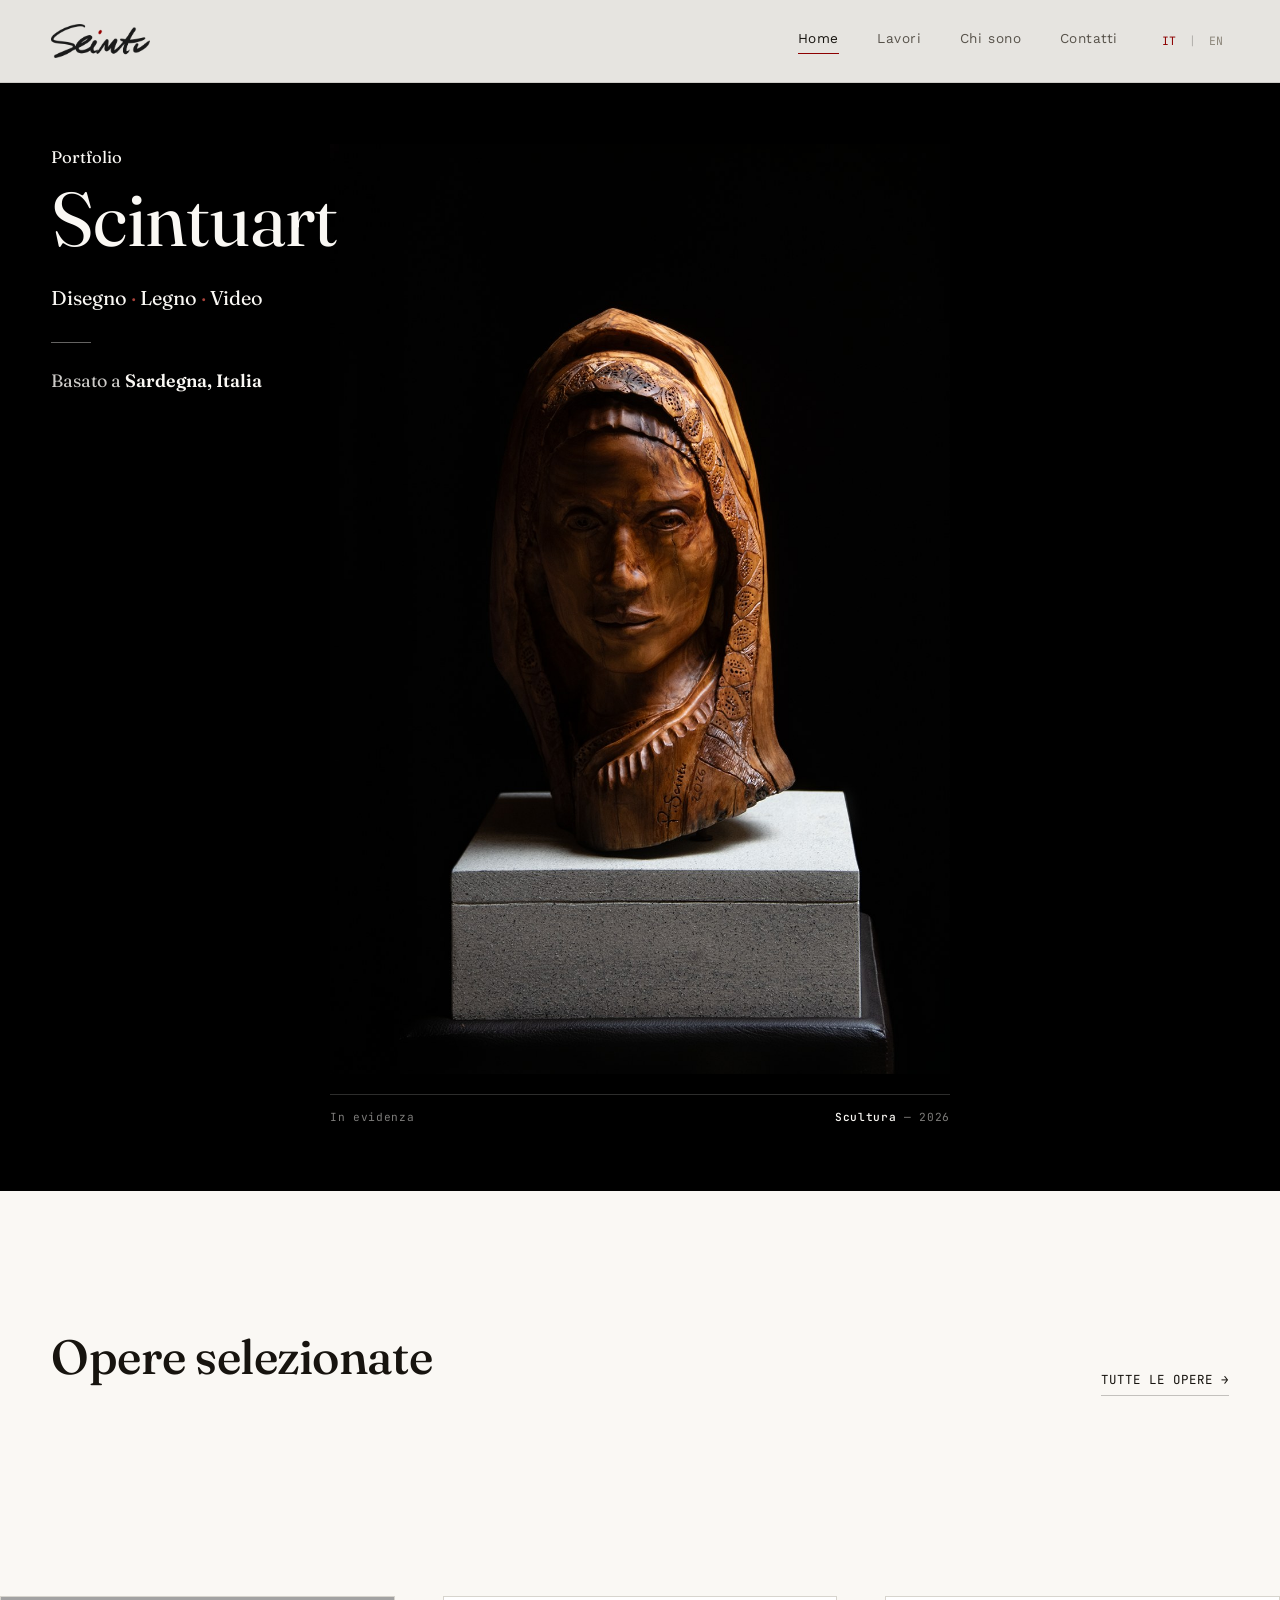
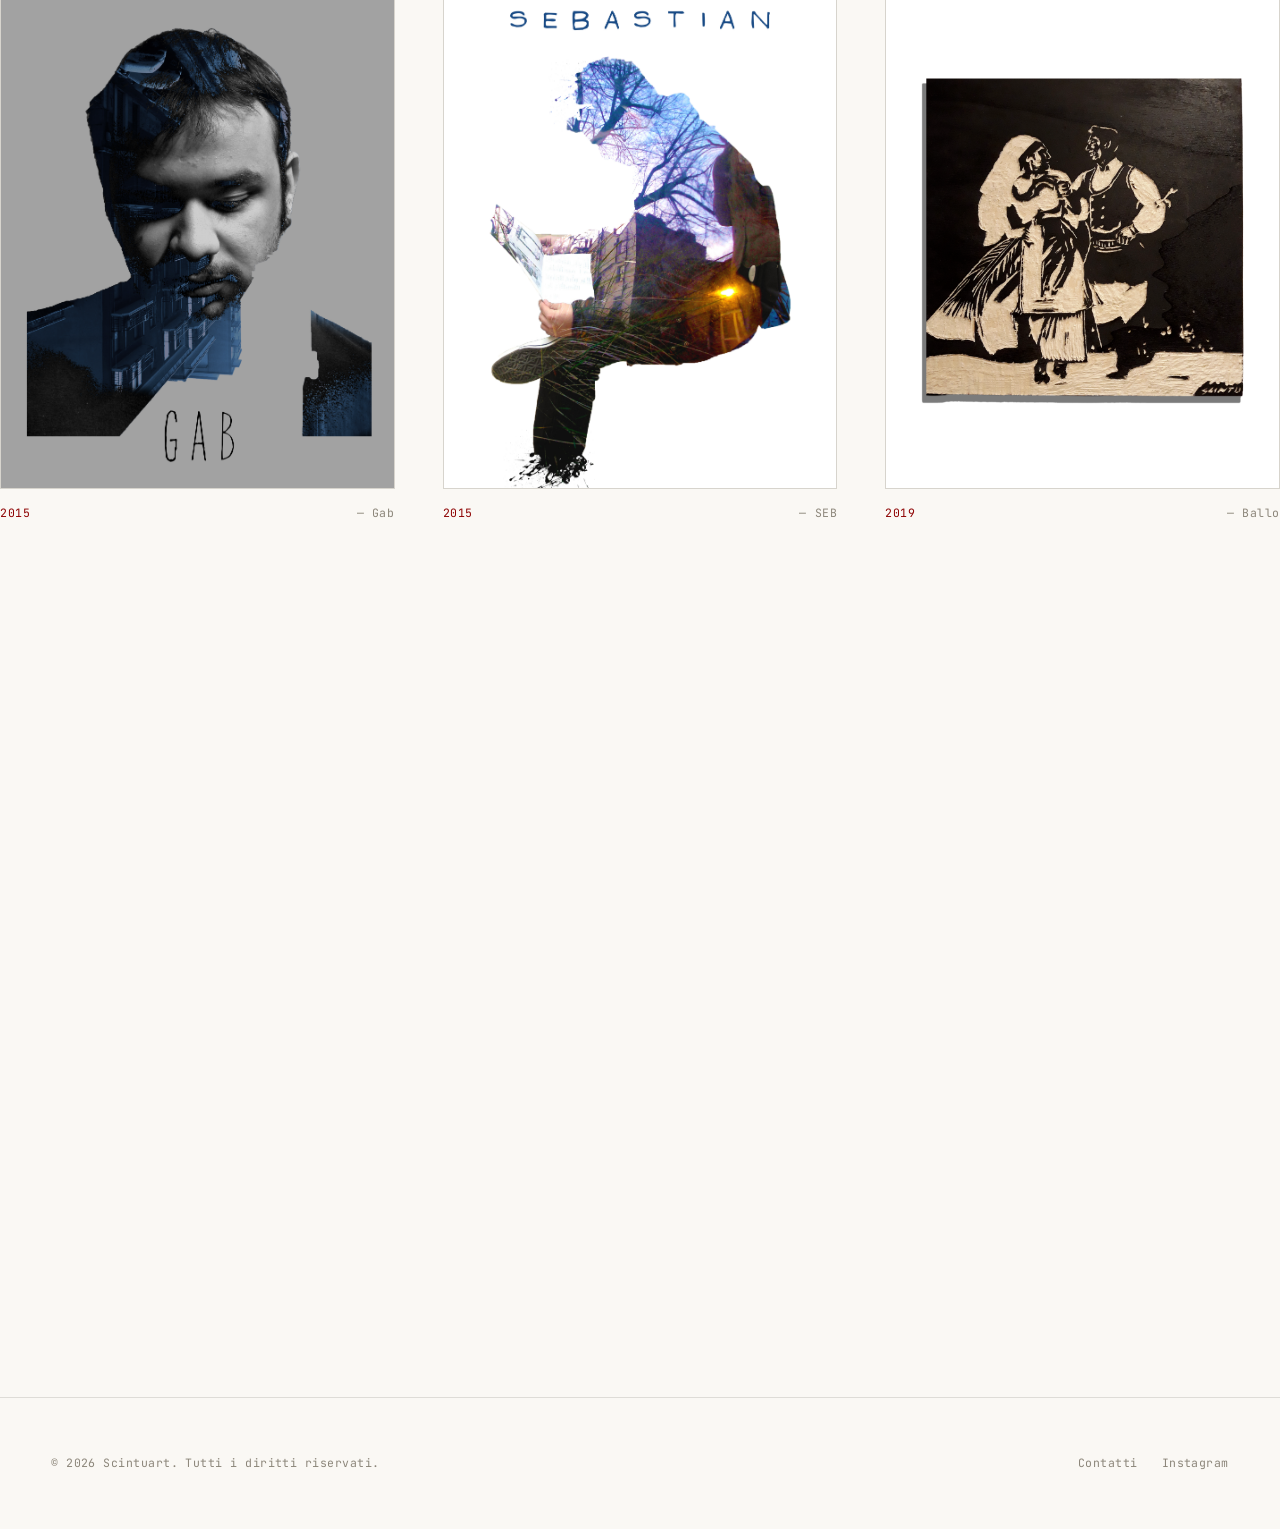
<file: index.html>
<!DOCTYPE html>
<html lang="it">
<head>
<meta charset="UTF-8" />
<meta name="viewport" content="width=device-width, initial-scale=1.0" />
<title>Scintuart — Portfolio</title>
<meta name="description" content="Portfolio ufficiale di Scintuart. Opere, mostre e progetti." />
<link rel="preconnect" href="https://fonts.googleapis.com" />
<link rel="preconnect" href="https://fonts.gstatic.com" crossorigin />
<link href="https://fonts.googleapis.com/css2?family=Fraunces:opsz,wght@9..144,400;9..144,500;9..144,600&family=Work+Sans:wght@300;400;500&family=JetBrains+Mono:wght@400;500&display=swap" rel="stylesheet" />
<link rel="icon" type="image/svg+xml" href="assets/images/favicon.svg" />
<link rel="stylesheet" href="css/style.css" />
</head>
<body>

<header class="site-header site-header--on-dark">
  <a href="index.html" class="brand" aria-label="Scintuart — Home">
    <img src="assets/images/logo.png" alt="Scintuart" />
  </a>
  <nav class="nav-desktop">
    <a href="index.html" data-i18n="nav.home">Home</a>
    <a href="works.html" data-i18n="nav.works">Lavori</a>
    <a href="about.html" data-i18n="nav.about">Chi sono</a>
    <a href="contact.html" data-i18n="nav.contact">Contatti</a>
    <div class="lang-switch" role="group" aria-label="Lingua / Language">
      <button type="button" data-lang-btn="it">IT</button>
      <span class="lang-switch-sep" aria-hidden="true">|</span>
      <button type="button" data-lang-btn="en">EN</button>
    </div>
  </nav>
  <button class="nav-toggle" aria-label="Apri menu" aria-expanded="false">
    <span></span><span></span><span></span>
  </button>
</header>

<nav class="nav-mobile">
  <a href="index.html" data-i18n="nav.home">Home</a>
  <a href="works.html" data-i18n="nav.works">Lavori</a>
  <a href="about.html" data-i18n="nav.about">Chi sono</a>
  <a href="contact.html" data-i18n="nav.contact">Contatti</a>
  <div class="lang-switch" role="group" aria-label="Lingua / Language">
    <button type="button" data-lang-btn="it">IT</button>
    <span class="lang-switch-sep" aria-hidden="true">|</span>
    <button type="button" data-lang-btn="en">EN</button>
  </div>
  <span class="eyebrow">Sardegna, Italia — © <span class="js-year"></span></span>
</nav>

<main>
  <section class="hero">
    <div class="hero-inner">
      <p class="hero-label reveal">Portfolio</p>
      <h1 class="hero-name reveal">Scintuart</h1>
      <div class="hero-categories reveal">
        <span data-category-links><a href="works.html?cat=disegno">Disegno</a> <strong>·</strong> <a href="works.html?cat=legno">Legno</a> <strong>·</strong> <a href="works.html?cat=video">Video</a></span>
      </div>
      <div class="hero-rule reveal"></div>
      <p class="hero-location reveal">Basato a <strong>Sardegna, Italia</strong></p>
    </div>

    <div class="hero-frame reveal">
      <figure>
        <img src="assets/images/hero-work.jpg" alt="Scultura in legno, opera dell'artista" />
        <figcaption>
          <span>In evidenza</span>
          <span><b>Scultura</b> — 2026</span>
        </figcaption>
      </figure>
    </div>
  </section>

  <section class="container">
    <div class="section-head reveal">
      <h2>Opere selezionate</h2>
      <a class="btn-line" href="works.html">Tutte le opere →</a>
    </div>
  </section>
  <div class="teaser-strip" data-teaser-strip></div>

  <section class="container">
    <div class="about-preview reveal">
      <figure class="frame">
        <img src="assets/images/about-preview-photo.png" alt="Ritratto dell'artista" />
      </figure>
      <div>
        <div class="eyebrow">Chi sono</div>
        <p class="lede" style="margin-top:1rem; color:var(--text); max-width:52ch; font-size:clamp(1.15rem,2vw,1.5rem); font-family:var(--font-display);">
          Nato nel 1989, si avvicina alla pratica artistica attraverso la materia e l'immagine. Gli anni della formazione nell'Arte del Legno, nello studio della fotografia e della progettazione pongono le basi di una ricerca in cui forma, materia, luce e costruzione dell'immagine restano profondamente legate. Da questo percorso nasce una ricerca che continua ancora oggi tra disegno, elaborazione digitale e scultura.
        </p>
        <a class="btn-line" href="about.html" style="margin-top:1.75rem;">Leggi la biografia →</a>
      </div>
    </div>
  </section>
</main>

<footer class="site-footer">
  <span>© <span class="js-year"></span> Scintuart. Tutti i diritti riservati.</span>
  <div class="footer-social">
    <a href="contact.html" data-i18n="nav.contact">Contatti</a>
    <a href="https://instagram.com" target="_blank" rel="noopener">Instagram</a>
  </div>
</footer>

<script src="js/i18n.js"></script>
<script src="js/works-data.js"></script>
<script src="js/main.js"></script>
<script src="js/render.js"></script>
</body>
</html>
</file>
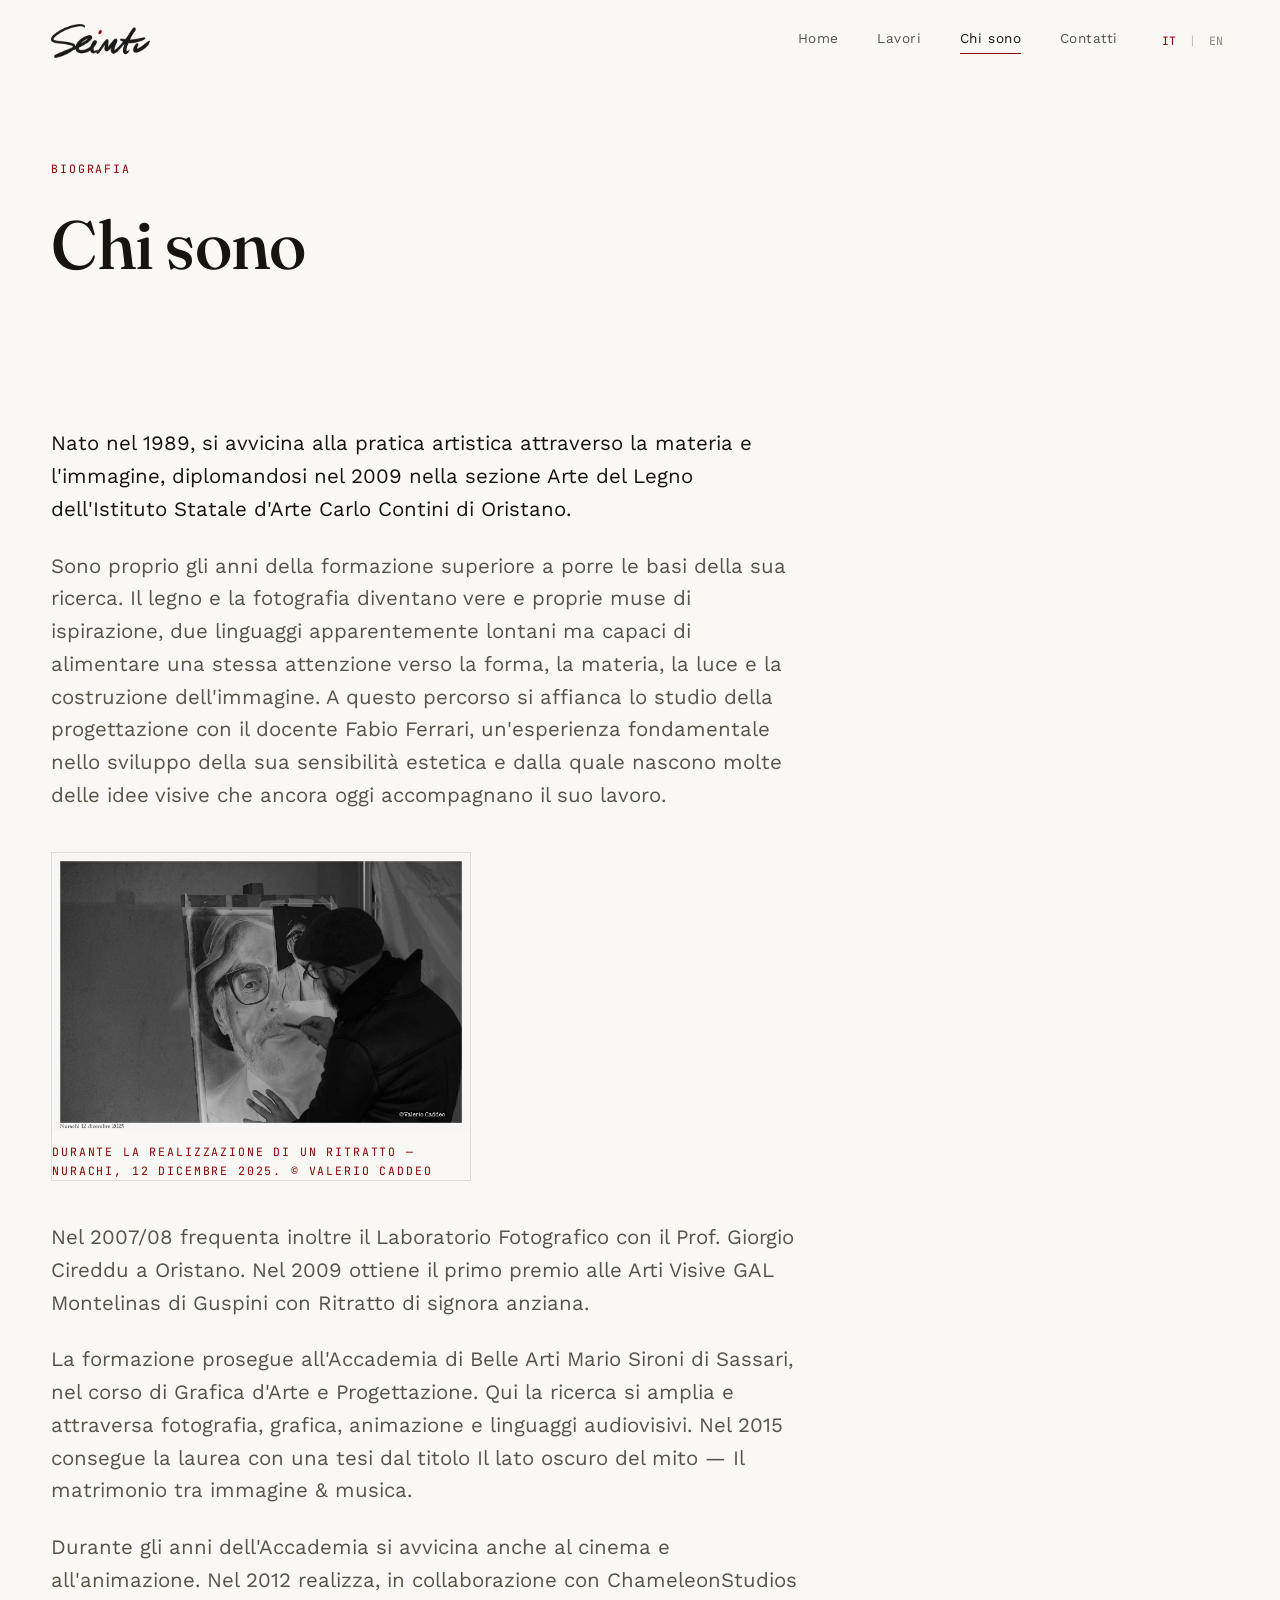
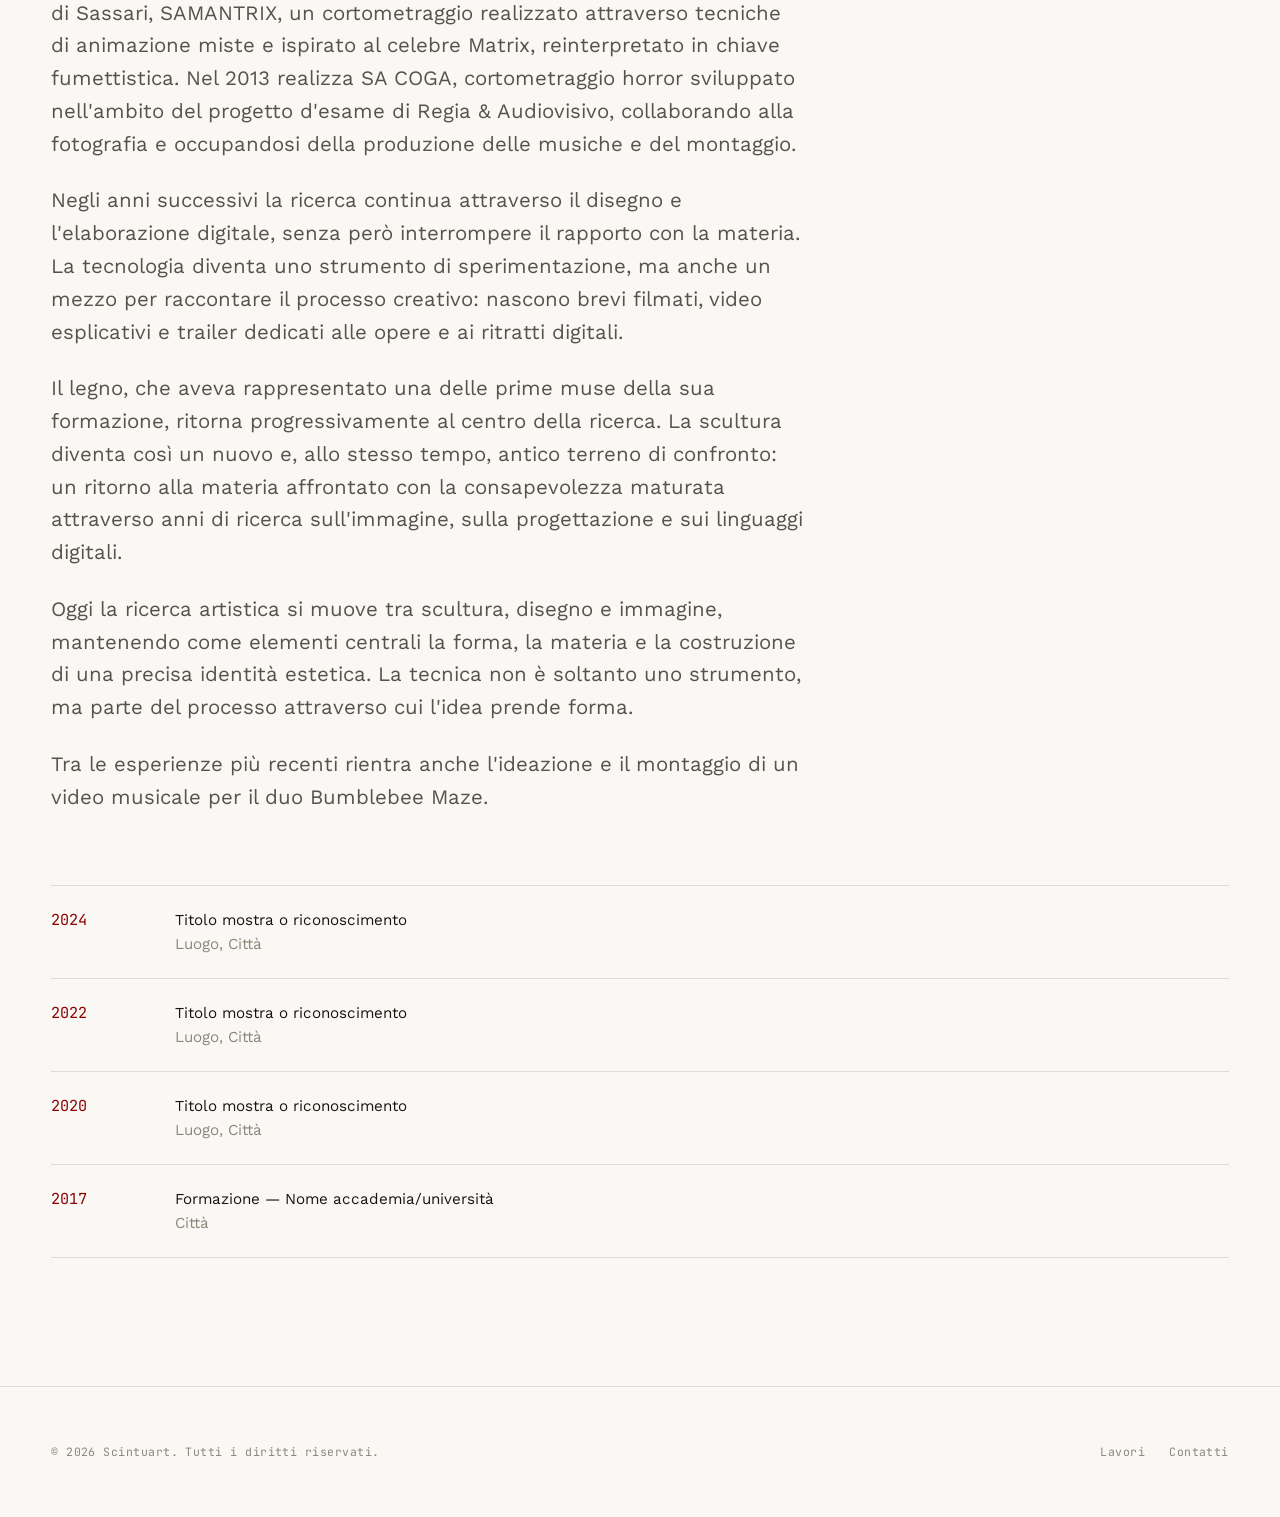
<file: about.html>
<!DOCTYPE html>
<html lang="it">
<head>
<meta charset="UTF-8" />
<meta name="viewport" content="width=device-width, initial-scale=1.0" />
<title>About — Scintuart</title>
<meta name="description" content="Biografia, formazione e mostre di Scintuart." />
<link rel="preconnect" href="https://fonts.googleapis.com" />
<link rel="preconnect" href="https://fonts.gstatic.com" crossorigin />
<link href="https://fonts.googleapis.com/css2?family=Fraunces:opsz,wght@9..144,400;9..144,500;9..144,600&family=Work+Sans:wght@300;400;500&family=JetBrains+Mono:wght@400;500&display=swap" rel="stylesheet" />
<link rel="icon" type="image/svg+xml" href="assets/images/favicon.svg" />
<link rel="stylesheet" href="css/style.css" />
</head>
<body>

<header class="site-header">
  <a href="index.html" class="brand" aria-label="Scintuart — Home">
    <img src="assets/images/logo.png" alt="Scintuart" />
  </a>
  <nav class="nav-desktop">
    <a href="index.html" data-i18n="nav.home">Home</a>
    <a href="works.html" data-i18n="nav.works">Lavori</a>
    <a href="about.html" data-i18n="nav.about">Chi sono</a>
    <a href="contact.html" data-i18n="nav.contact">Contatti</a>
    <div class="lang-switch" role="group" aria-label="Lingua / Language">
      <button type="button" data-lang-btn="it">IT</button>
      <span class="lang-switch-sep" aria-hidden="true">|</span>
      <button type="button" data-lang-btn="en">EN</button>
    </div>
  </nav>
  <button class="nav-toggle" aria-label="Apri menu" aria-expanded="false">
    <span></span><span></span><span></span>
  </button>
</header>

<nav class="nav-mobile">
  <a href="index.html" data-i18n="nav.home">Home</a>
  <a href="works.html" data-i18n="nav.works">Lavori</a>
  <a href="about.html" data-i18n="nav.about">Chi sono</a>
  <a href="contact.html" data-i18n="nav.contact">Contatti</a>
  <div class="lang-switch" role="group" aria-label="Lingua / Language">
    <button type="button" data-lang-btn="it">IT</button>
    <span class="lang-switch-sep" aria-hidden="true">|</span>
    <button type="button" data-lang-btn="en">EN</button>
  </div>
  <span class="eyebrow">Sardegna, Italia — © <span class="js-year"></span></span>
</nav>

<main>
  <section class="page-intro container">
    <div class="eyebrow reveal">Biografia</div>
    <h1 class="reveal" data-i18n="nav.about">Chi sono</h1>
  </section>

  <section class="container">
    <div class="about-layout">
      <div class="about-text reveal">
        <p>Nato nel 1989, si avvicina alla pratica artistica attraverso la materia e l'immagine, diplomandosi nel 2009 nella sezione Arte del Legno dell'Istituto Statale d'Arte Carlo Contini di Oristano.</p>
        <p>Sono proprio gli anni della formazione superiore a porre le basi della sua ricerca. Il legno e la fotografia diventano vere e proprie muse di ispirazione, due linguaggi apparentemente lontani ma capaci di alimentare una stessa attenzione verso la forma, la materia, la luce e la costruzione dell'immagine. A questo percorso si affianca lo studio della progettazione con il docente Fabio Ferrari, un'esperienza fondamentale nello sviluppo della sua sensibilità estetica e dalla quale nascono molte delle idee visive che ancora oggi accompagnano il suo lavoro.</p>

        <figure class="about-portrait about-inline-photo reveal">
          <img src="assets/images/about-studio.jpg" alt="L'artista durante la realizzazione di un ritratto, con l'opera visibile sullo sfondo" />
          <figcaption class="eyebrow">Durante la realizzazione di un ritratto — Nurachi, 12 dicembre 2025. © Valerio Caddeo</figcaption>
        </figure>

        <p>Nel 2007/08 frequenta inoltre il Laboratorio Fotografico con il Prof. Giorgio Cireddu a Oristano. Nel 2009 ottiene il primo premio alle Arti Visive GAL Montelinas di Guspini con Ritratto di signora anziana.</p>
        <p>La formazione prosegue all'Accademia di Belle Arti Mario Sironi di Sassari, nel corso di Grafica d'Arte e Progettazione. Qui la ricerca si amplia e attraversa fotografia, grafica, animazione e linguaggi audiovisivi. Nel 2015 consegue la laurea con una tesi dal titolo Il lato oscuro del mito — Il matrimonio tra immagine &amp; musica.</p>
        <p>Durante gli anni dell'Accademia si avvicina anche al cinema e all'animazione. Nel 2012 realizza, in collaborazione con ChameleonStudios di Sassari, SAMANTRIX, un cortometraggio realizzato attraverso tecniche di animazione miste e ispirato al celebre Matrix, reinterpretato in chiave fumettistica. Nel 2013 realizza SA COGA, cortometraggio horror sviluppato nell'ambito del progetto d'esame di Regia &amp; Audiovisivo, collaborando alla fotografia e occupandosi della produzione delle musiche e del montaggio.</p>
        <p>Negli anni successivi la ricerca continua attraverso il disegno e l'elaborazione digitale, senza però interrompere il rapporto con la materia. La tecnologia diventa uno strumento di sperimentazione, ma anche un mezzo per raccontare il processo creativo: nascono brevi filmati, video esplicativi e trailer dedicati alle opere e ai ritratti digitali.</p>
        <p>Il legno, che aveva rappresentato una delle prime muse della sua formazione, ritorna progressivamente al centro della ricerca. La scultura diventa così un nuovo e, allo stesso tempo, antico terreno di confronto: un ritorno alla materia affrontato con la consapevolezza maturata attraverso anni di ricerca sull'immagine, sulla progettazione e sui linguaggi digitali.</p>
        <p>Oggi la ricerca artistica si muove tra scultura, disegno e immagine, mantenendo come elementi centrali la forma, la materia e la costruzione di una precisa identità estetica. La tecnica non è soltanto uno strumento, ma parte del processo attraverso cui l'idea prende forma.</p>
        <p>Tra le esperienze più recenti rientra anche l'ideazione e il montaggio di un video musicale per il duo Bumblebee Maze.</p>

        <div class="timeline">
          <div class="timeline-row">
            <span class="yr">2024</span>
            <div>
              <div class="ev-title">Titolo mostra o riconoscimento</div>
              <div class="ev-place">Luogo, Città</div>
            </div>
          </div>
          <div class="timeline-row">
            <span class="yr">2022</span>
            <div>
              <div class="ev-title">Titolo mostra o riconoscimento</div>
              <div class="ev-place">Luogo, Città</div>
            </div>
          </div>
          <div class="timeline-row">
            <span class="yr">2020</span>
            <div>
              <div class="ev-title">Titolo mostra o riconoscimento</div>
              <div class="ev-place">Luogo, Città</div>
            </div>
          </div>
          <div class="timeline-row">
            <span class="yr">2017</span>
            <div>
              <div class="ev-title">Formazione — Nome accademia/università</div>
              <div class="ev-place">Città</div>
            </div>
          </div>
        </div>
      </div>
    </div>
  </section>
</main>

<footer class="site-footer">
  <span>© <span class="js-year"></span> Scintuart. Tutti i diritti riservati.</span>
  <div class="footer-social">
    <a href="works.html" data-i18n="nav.works">Lavori</a>
    <a href="contact.html" data-i18n="nav.contact">Contatti</a>
  </div>
</footer>

<script src="js/i18n.js"></script>
<script src="js/main.js"></script>
</body>
</html>
</file>
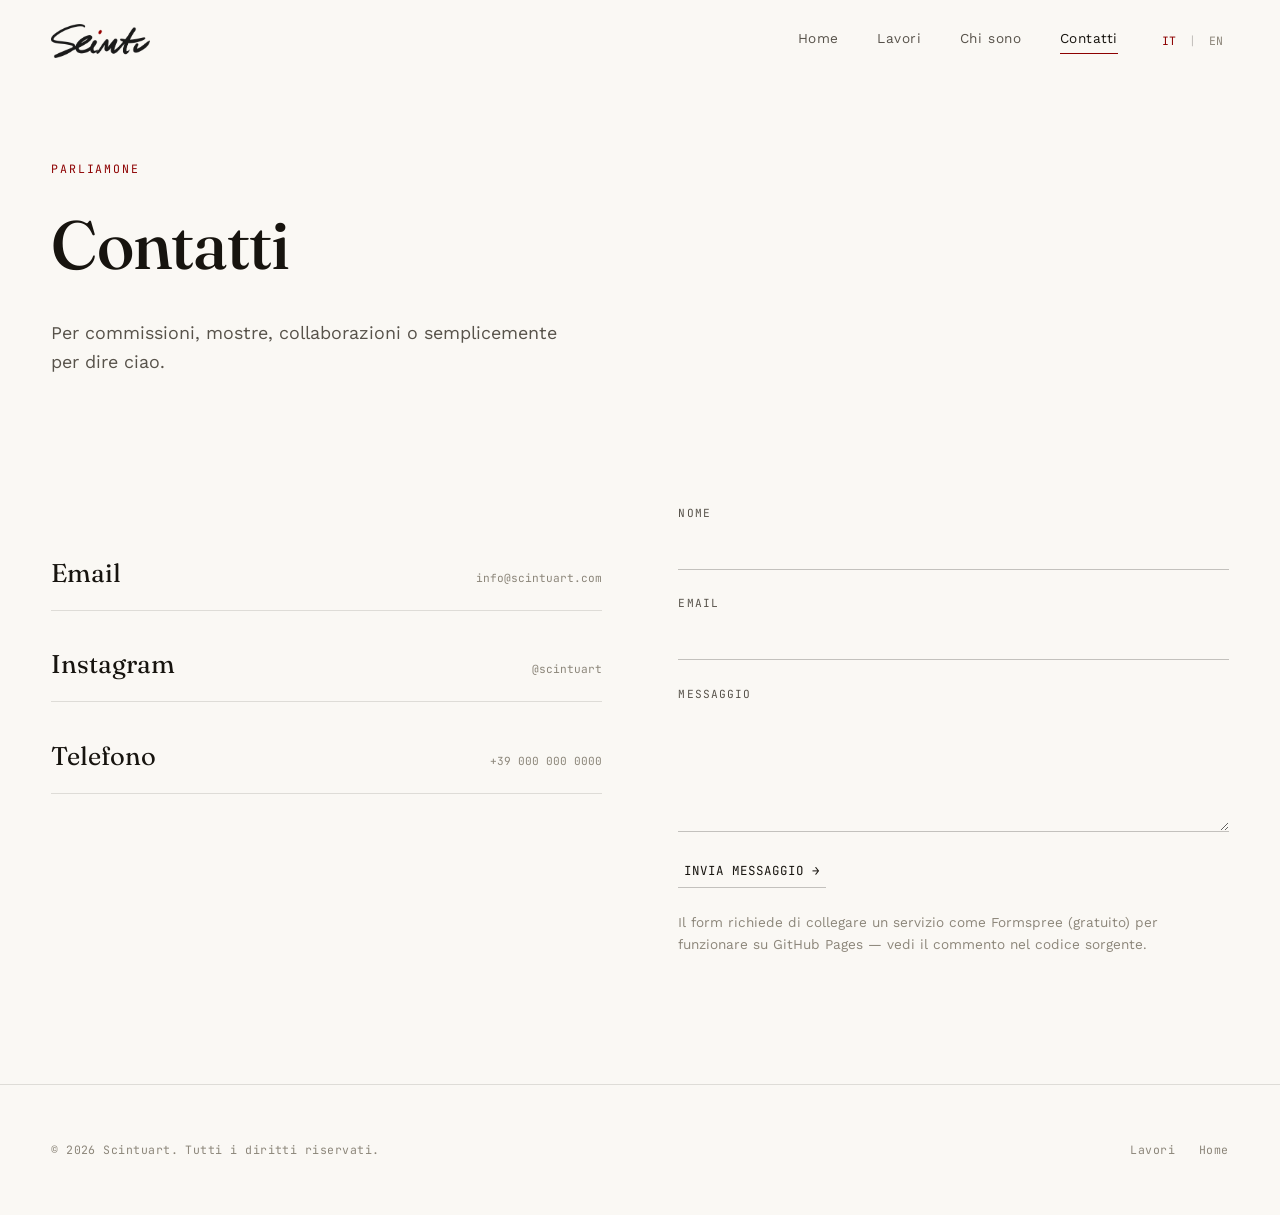
<file: contact.html>
<!DOCTYPE html>
<html lang="it">
<head>
<meta charset="UTF-8" />
<meta name="viewport" content="width=device-width, initial-scale=1.0" />
<title>Contact — Scintuart</title>
<meta name="description" content="Contatta Scintuart per commissioni, mostre o collaborazioni." />
<link rel="preconnect" href="https://fonts.googleapis.com" />
<link rel="preconnect" href="https://fonts.gstatic.com" crossorigin />
<link href="https://fonts.googleapis.com/css2?family=Fraunces:opsz,wght@9..144,400;9..144,500;9..144,600&family=Work+Sans:wght@300;400;500&family=JetBrains+Mono:wght@400;500&display=swap" rel="stylesheet" />
<link rel="icon" type="image/svg+xml" href="assets/images/favicon.svg" />
<link rel="stylesheet" href="css/style.css" />
</head>
<body>

<header class="site-header">
  <a href="index.html" class="brand" aria-label="Scintuart — Home">
    <img src="assets/images/logo.png" alt="Scintuart" />
  </a>
  <nav class="nav-desktop">
    <a href="index.html" data-i18n="nav.home">Home</a>
    <a href="works.html" data-i18n="nav.works">Lavori</a>
    <a href="about.html" data-i18n="nav.about">Chi sono</a>
    <a href="contact.html" data-i18n="nav.contact">Contatti</a>
    <div class="lang-switch" role="group" aria-label="Lingua / Language">
      <button type="button" data-lang-btn="it">IT</button>
      <span class="lang-switch-sep" aria-hidden="true">|</span>
      <button type="button" data-lang-btn="en">EN</button>
    </div>
  </nav>
  <button class="nav-toggle" aria-label="Apri menu" aria-expanded="false">
    <span></span><span></span><span></span>
  </button>
</header>

<nav class="nav-mobile">
  <a href="index.html" data-i18n="nav.home">Home</a>
  <a href="works.html" data-i18n="nav.works">Lavori</a>
  <a href="about.html" data-i18n="nav.about">Chi sono</a>
  <a href="contact.html" data-i18n="nav.contact">Contatti</a>
  <div class="lang-switch" role="group" aria-label="Lingua / Language">
    <button type="button" data-lang-btn="it">IT</button>
    <span class="lang-switch-sep" aria-hidden="true">|</span>
    <button type="button" data-lang-btn="en">EN</button>
  </div>
  <span class="eyebrow">Sardegna, Italia — © <span class="js-year"></span></span>
</nav>

<main>
  <section class="page-intro container">
    <div class="eyebrow reveal">Parliamone</div>
    <h1 class="reveal" data-i18n="nav.contact">Contatti</h1>
    <p class="lede reveal" style="margin-top:1.25rem;">Per commissioni, mostre, collaborazioni o semplicemente per dire ciao.</p>
  </section>

  <section class="container">
    <div class="contact-layout">
      <div class="reveal">
        <div class="contact-links">
          <a href="mailto:info@scintuart.com">Email <span>info@scintuart.com</span></a>
          <a href="https://instagram.com" target="_blank" rel="noopener">Instagram <span>@scintuart</span></a>
          <a href="tel:+390000000000">Telefono <span>+39 000 000 0000</span></a>
        </div>
      </div>

      <div class="reveal">
        <!--
          Form statico: GitHub Pages non ha backend.
          Per riceverlo via email senza server, puoi collegarlo a un servizio
          gratuito come Formspree (https://formspree.io): crea un account,
          copia l'endpoint fornito e incollalo nell'attributo action qui sotto.
        -->
        <form action="https://formspree.io/f/IL-TUO-ID-FORMSPREE" method="POST">
          <div class="field">
            <label for="name">Nome</label>
            <input type="text" id="name" name="name" required />
          </div>
          <div class="field">
            <label for="email">Email</label>
            <input type="email" id="email" name="email" required />
          </div>
          <div class="field">
            <label for="message">Messaggio</label>
            <textarea id="message" name="message" required></textarea>
          </div>
          <button type="submit" class="btn-line">Invia messaggio →</button>
          <p class="form-note">Il form richiede di collegare un servizio come Formspree (gratuito) per funzionare su GitHub Pages — vedi il commento nel codice sorgente.</p>
        </form>
      </div>
    </div>
  </section>
</main>

<footer class="site-footer">
  <span>© <span class="js-year"></span> Scintuart. Tutti i diritti riservati.</span>
  <div class="footer-social">
    <a href="works.html" data-i18n="nav.works">Lavori</a>
    <a href="index.html" data-i18n="nav.home">Home</a>
  </div>
</footer>

<script src="js/i18n.js"></script>
<script src="js/main.js"></script>
</body>
</html>
</file>
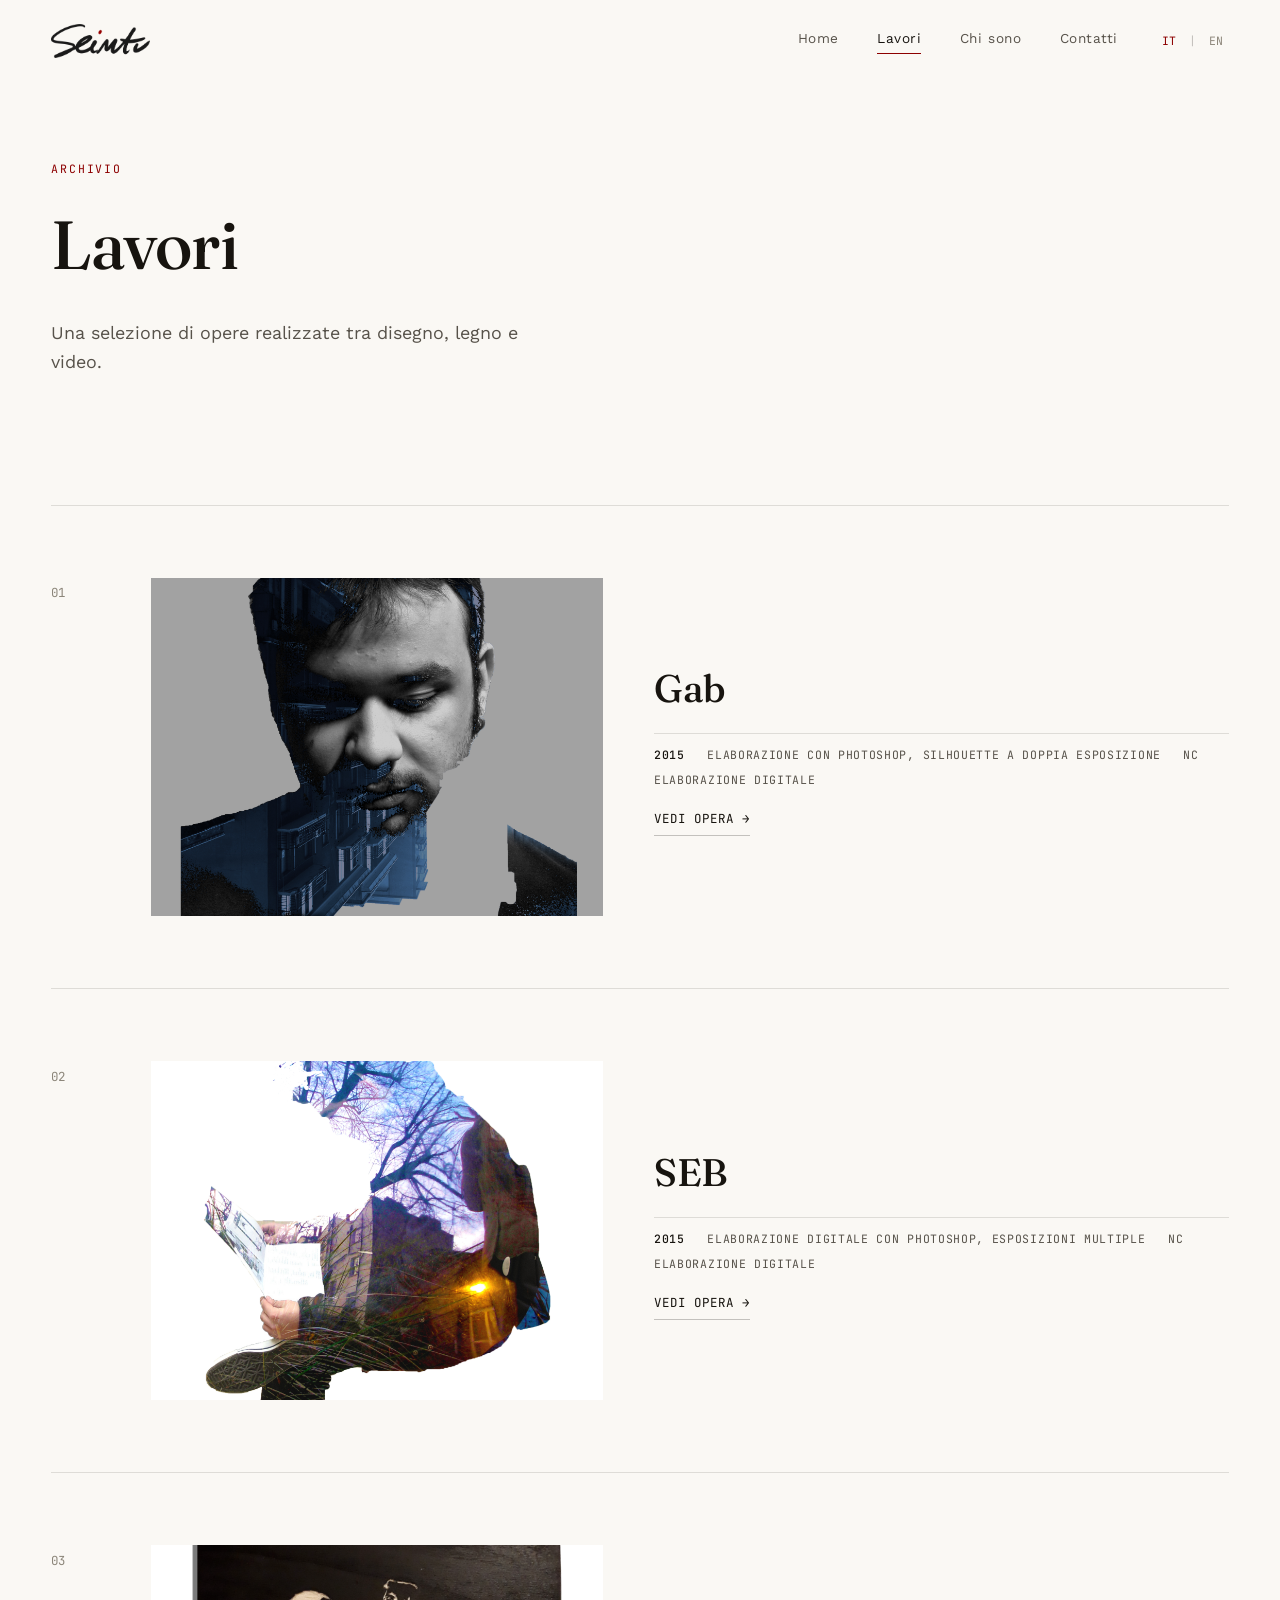
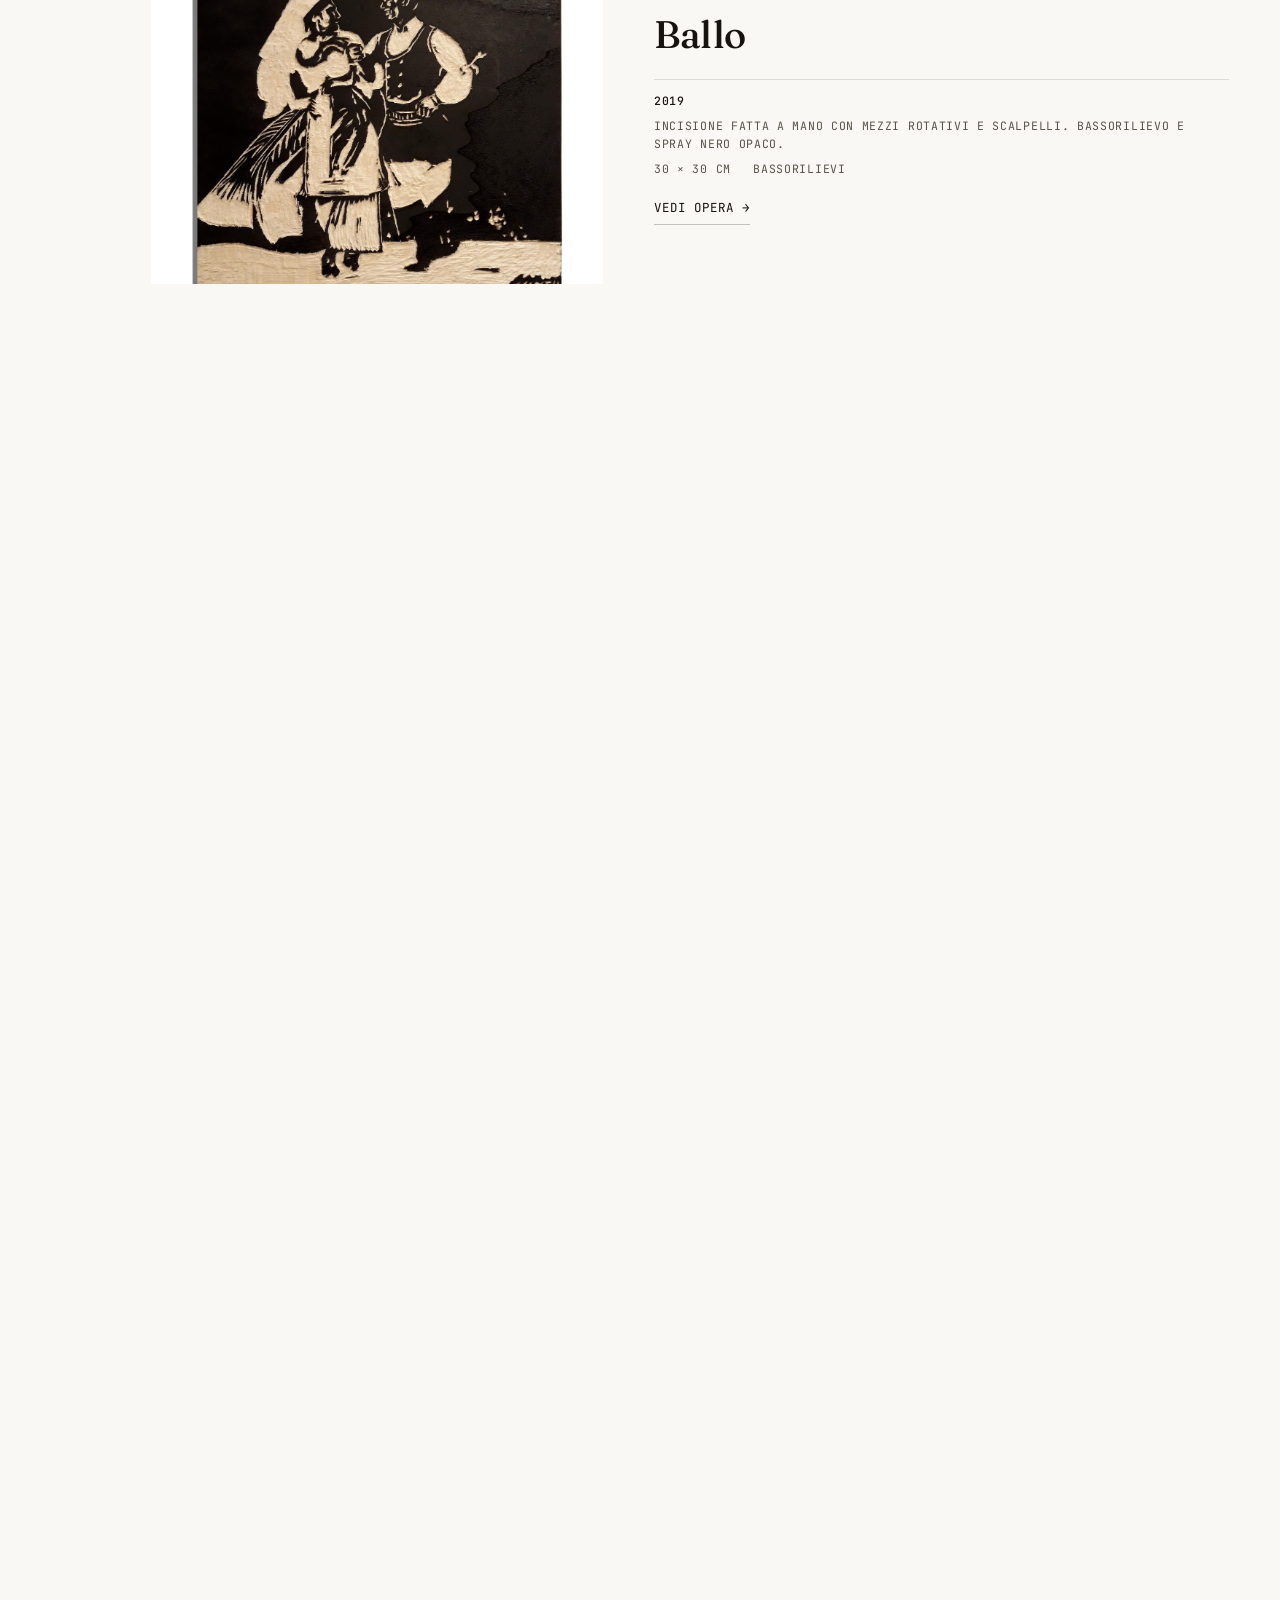
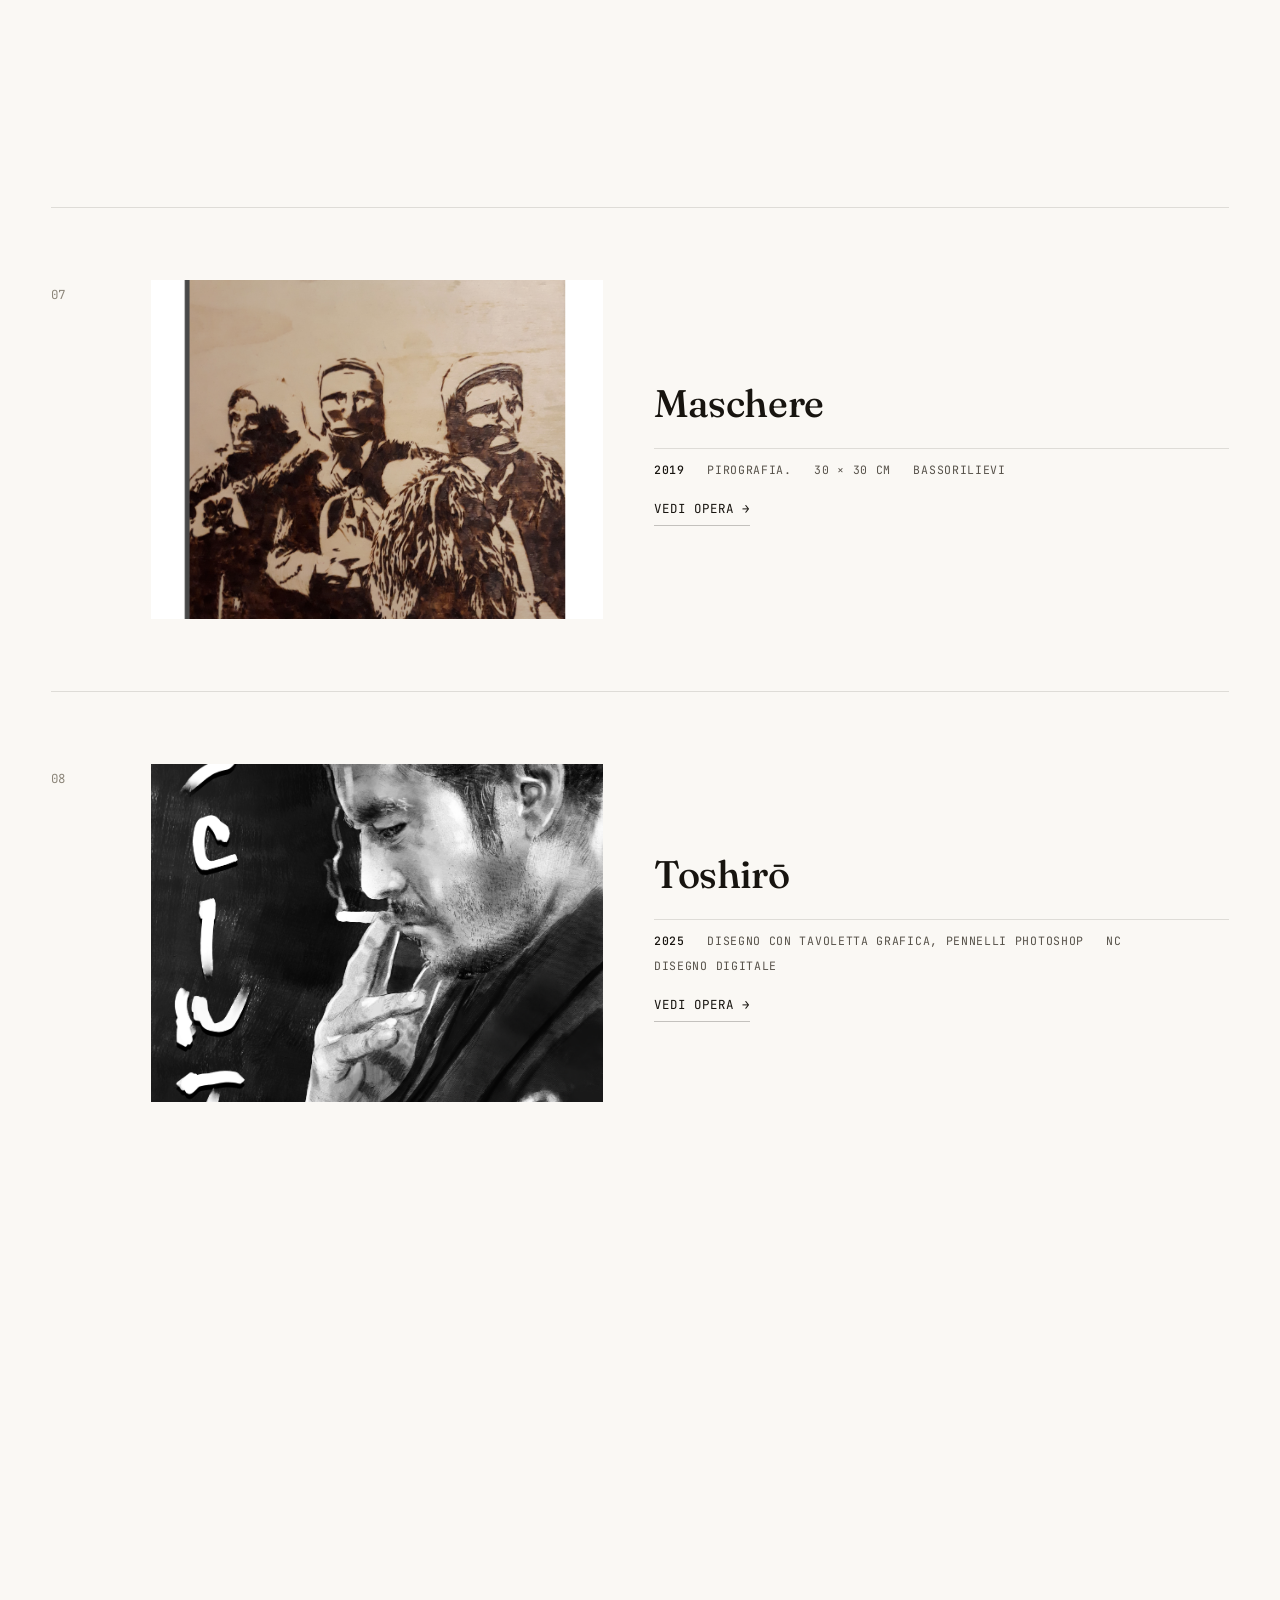
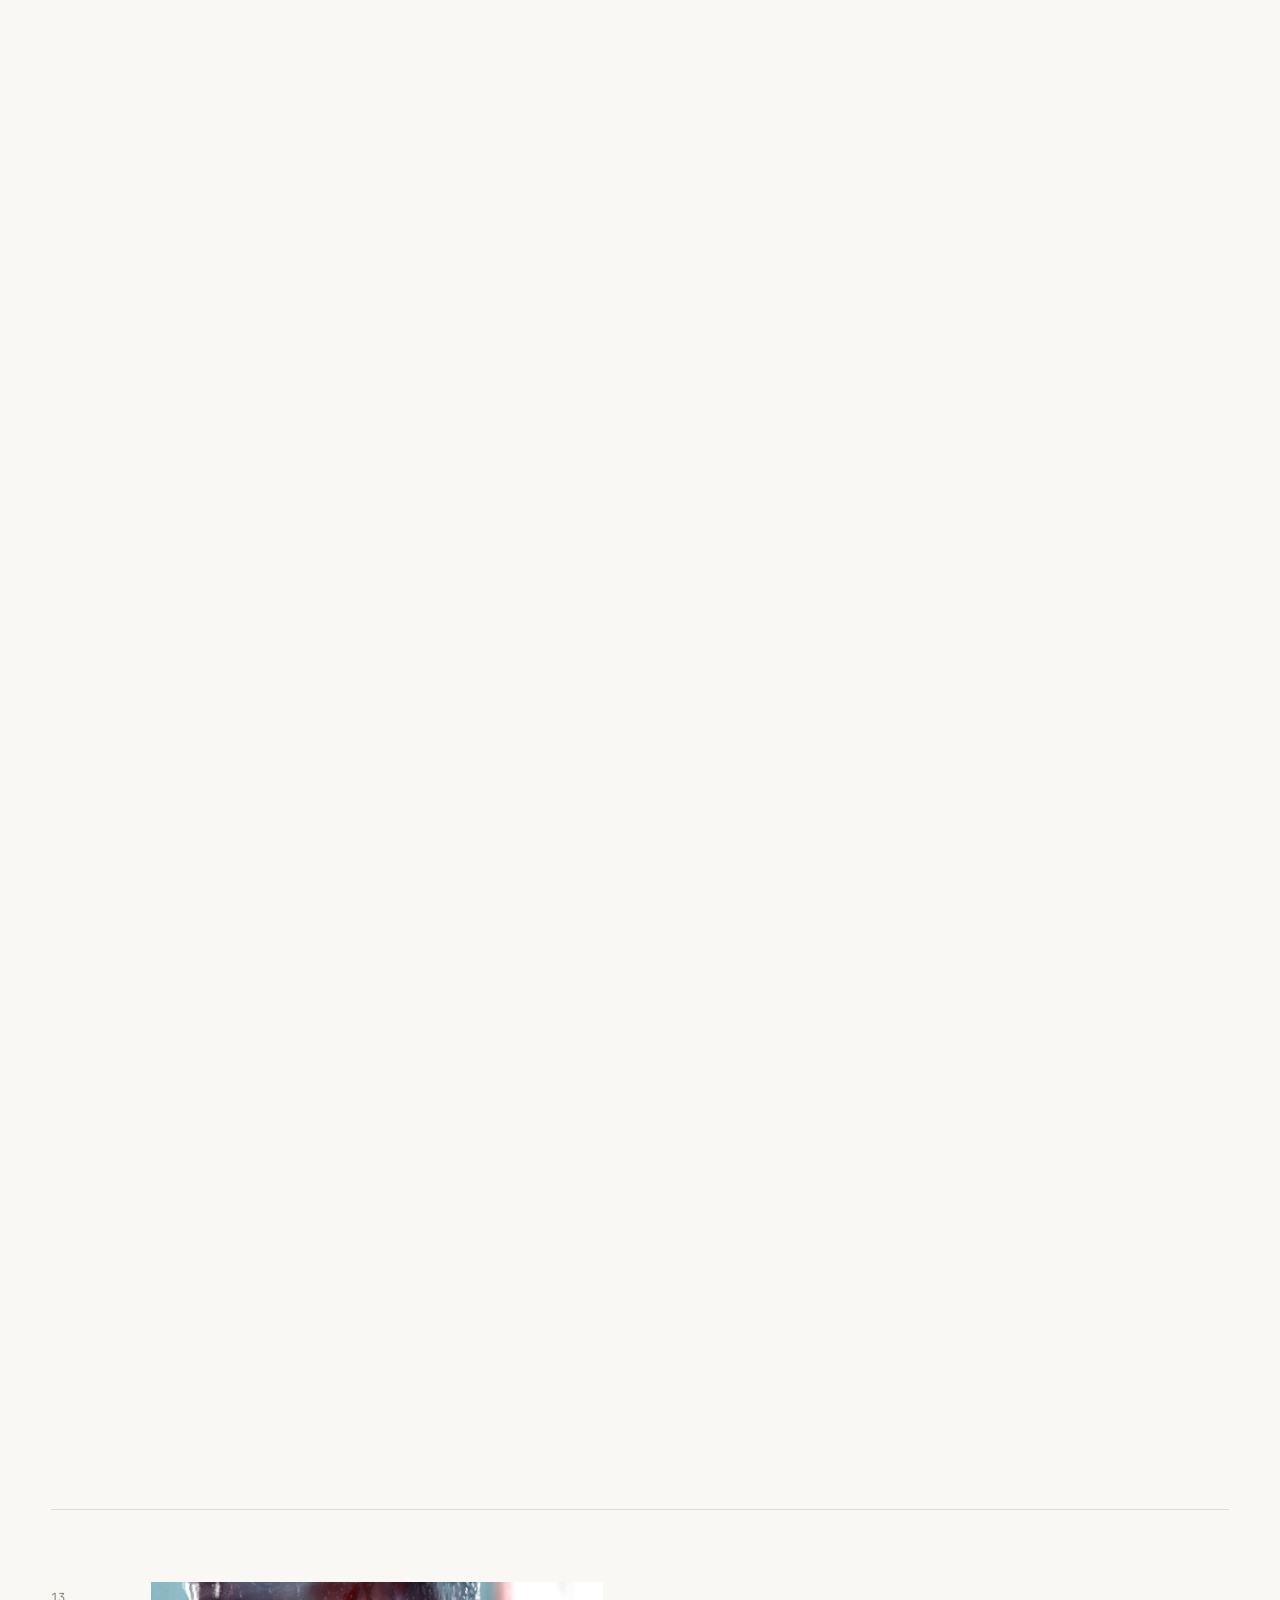
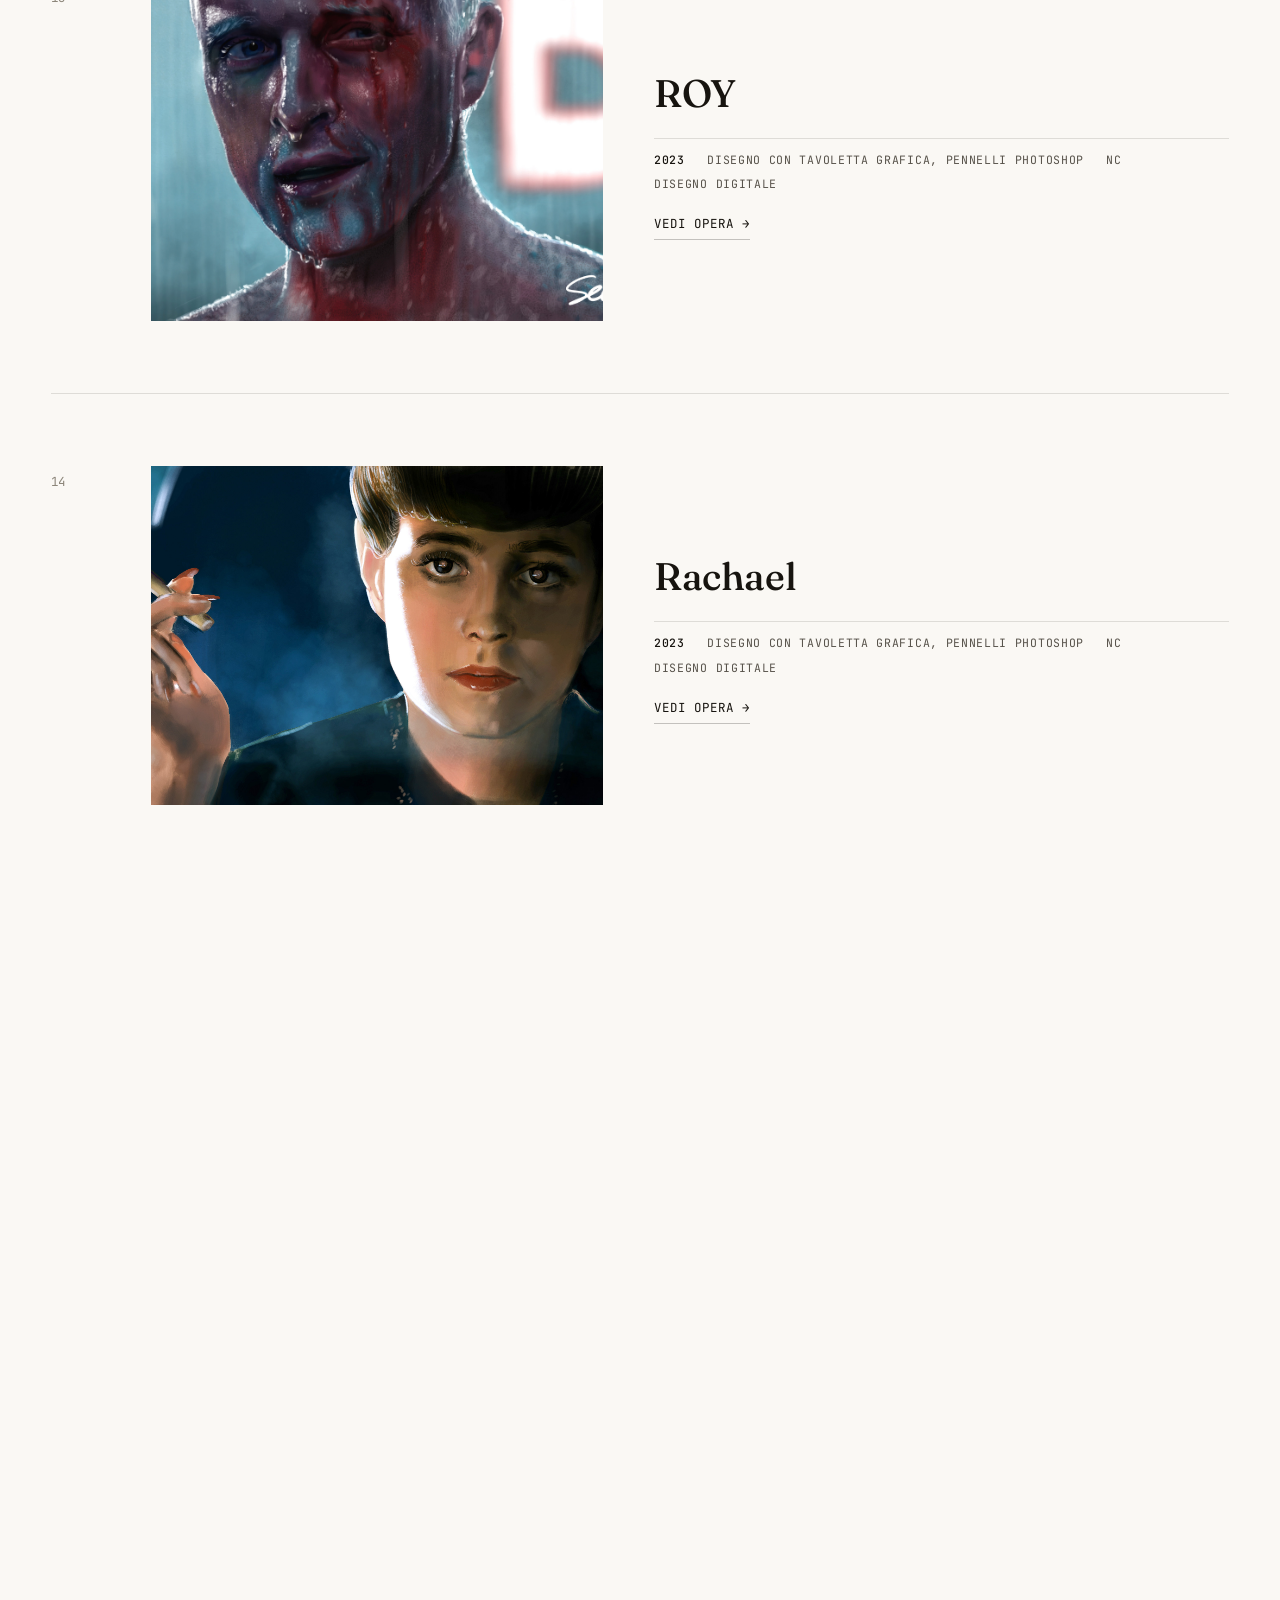
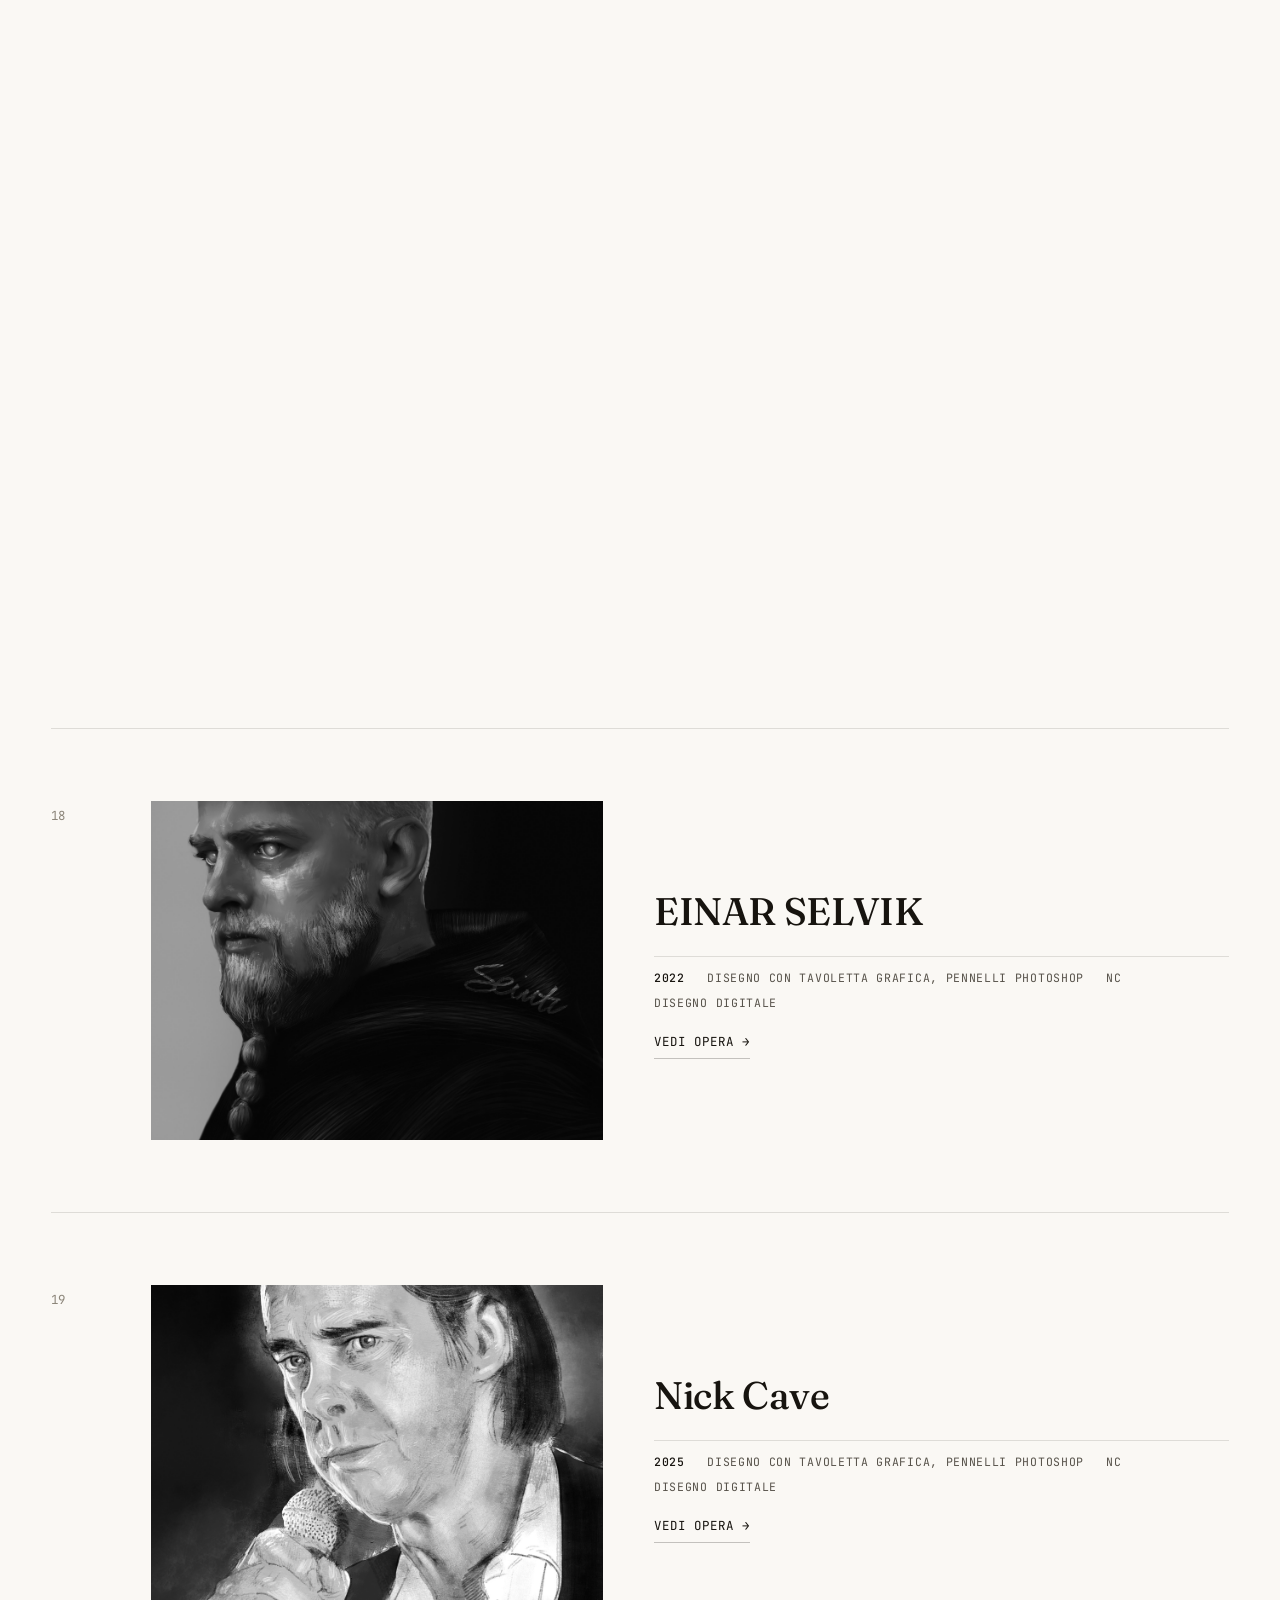
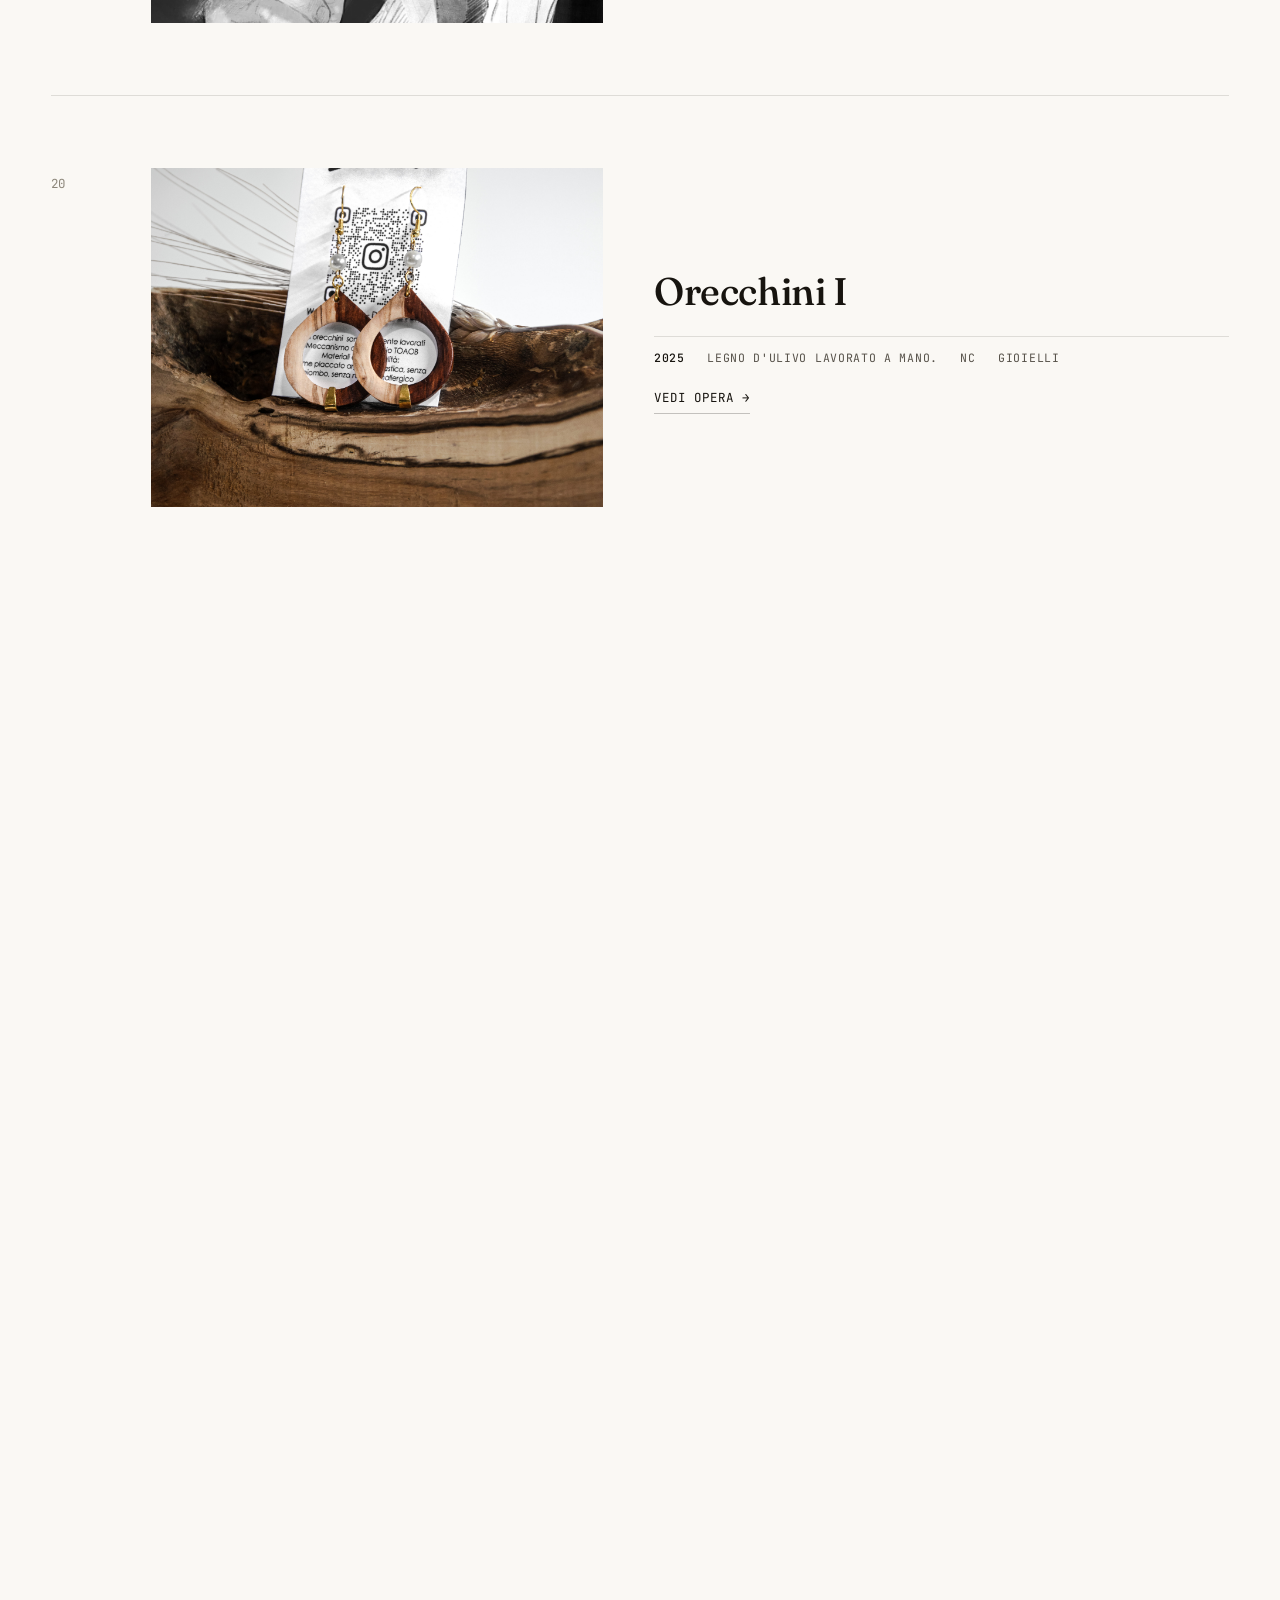
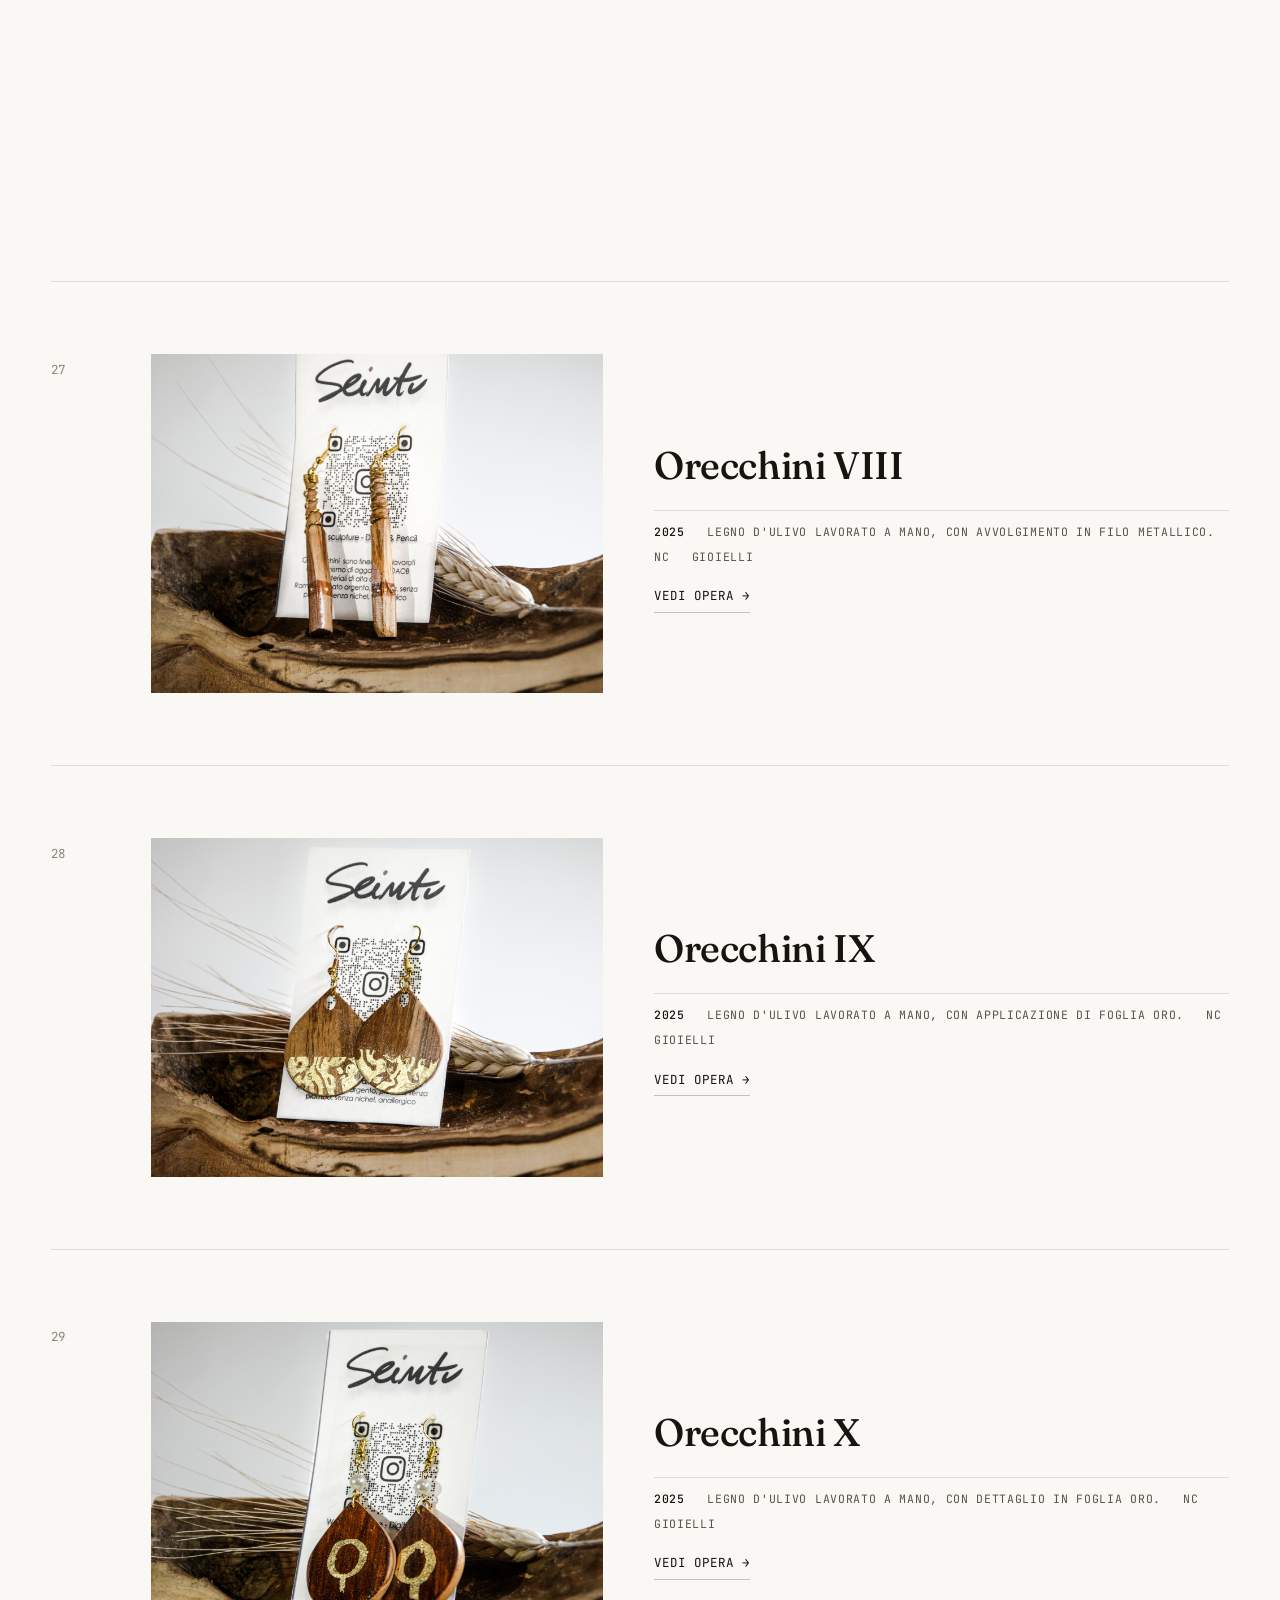
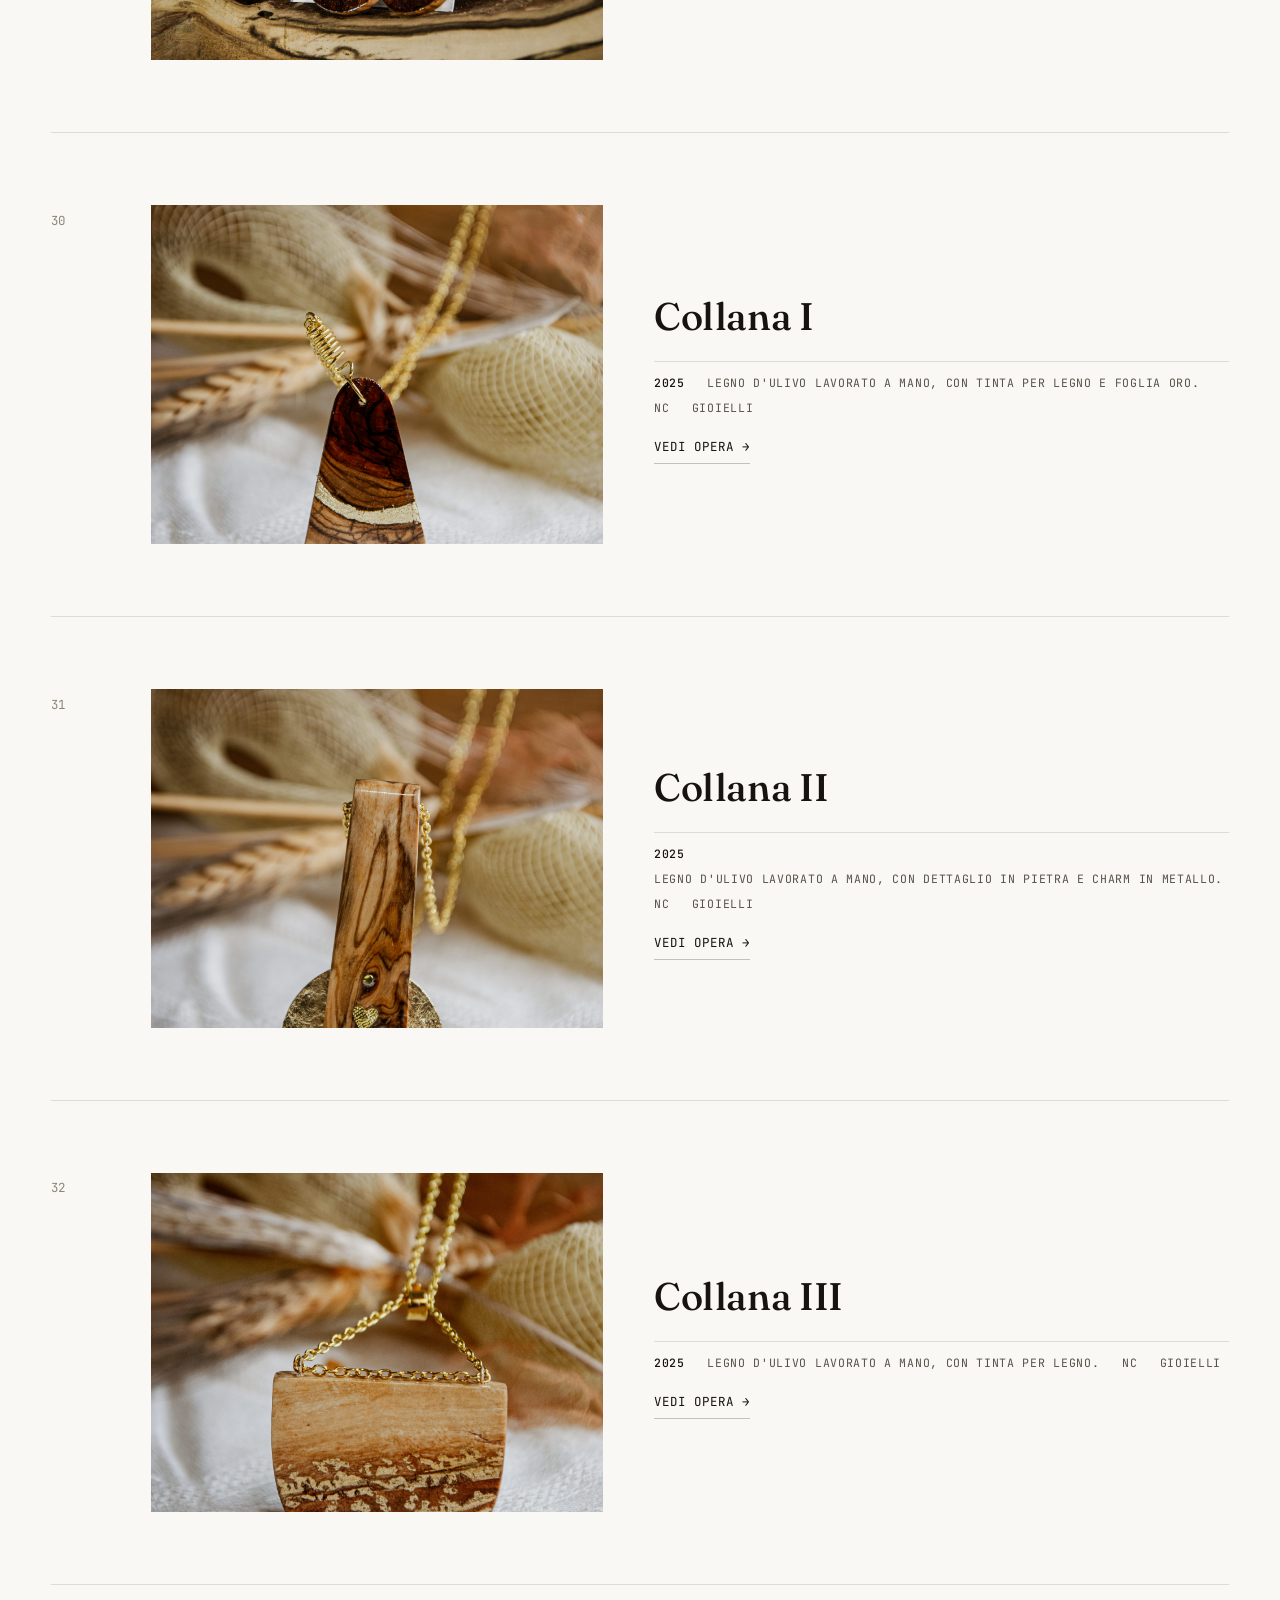
<file: works.html>
<!DOCTYPE html>
<html lang="it">
<head>
<meta charset="UTF-8" />
<meta name="viewport" content="width=device-width, initial-scale=1.0" />
<title>Lavori — Scintuart</title>
<meta name="description" content="Tutte le opere di Scintuart: disegno, scultura e video." />
<link rel="preconnect" href="https://fonts.googleapis.com" />
<link rel="preconnect" href="https://fonts.gstatic.com" crossorigin />
<link href="https://fonts.googleapis.com/css2?family=Fraunces:opsz,wght@9..144,400;9..144,500;9..144,600&family=Work+Sans:wght@300;400;500&family=JetBrains+Mono:wght@400;500&display=swap" rel="stylesheet" />
<link rel="icon" type="image/svg+xml" href="assets/images/favicon.svg" />
<link rel="stylesheet" href="css/style.css" />
</head>
<body>

<header class="site-header">
  <a href="index.html" class="brand" aria-label="Scintuart — Home">
    <img src="assets/images/logo.png" alt="Scintuart" />
  </a>
  <nav class="nav-desktop">
    <a href="index.html" data-i18n="nav.home">Home</a>
    <a href="works.html" data-i18n="nav.works">Lavori</a>
    <a href="about.html" data-i18n="nav.about">Chi sono</a>
    <a href="contact.html" data-i18n="nav.contact">Contatti</a>
    <div class="lang-switch" role="group" aria-label="Lingua / Language">
      <button type="button" data-lang-btn="it">IT</button>
      <span class="lang-switch-sep" aria-hidden="true">|</span>
      <button type="button" data-lang-btn="en">EN</button>
    </div>
  </nav>
  <button class="nav-toggle" aria-label="Apri menu" aria-expanded="false">
    <span></span><span></span><span></span>
  </button>
</header>

<nav class="nav-mobile">
  <a href="index.html" data-i18n="nav.home">Home</a>
  <a href="works.html" data-i18n="nav.works">Lavori</a>
  <a href="about.html" data-i18n="nav.about">Chi sono</a>
  <a href="contact.html" data-i18n="nav.contact">Contatti</a>
  <div class="lang-switch" role="group" aria-label="Lingua / Language">
    <button type="button" data-lang-btn="it">IT</button>
    <span class="lang-switch-sep" aria-hidden="true">|</span>
    <button type="button" data-lang-btn="en">EN</button>
  </div>
  <span class="eyebrow">Sardegna, Italia — © <span class="js-year"></span></span>
</nav>

<main>
  <section class="page-intro container">
    <div class="eyebrow reveal" data-breadcrumb>Archivio</div>
    <h1 class="reveal" data-page-title>Lavori</h1>
    <p class="lede reveal" data-page-lede style="margin-top:1.25rem;">Una selezione di opere realizzate tra disegno, scultura e video.</p>
  </section>

  <div class="subcategory-banner" data-subcategory-banner></div>

  <section class="container">
    <p class="subcategory-intro reveal" data-subcategory-intro></p>
    <div class="category-tiles" data-category-tiles></div>
    <div class="works-list" data-works-list></div>
  </section>
</main>

<footer class="site-footer">
  <span>© <span class="js-year"></span> Scintuart. Tutti i diritti riservati.</span>
  <div class="footer-social">
    <a href="contact.html" data-i18n="nav.contact">Contatti</a>
    <a href="https://instagram.com" target="_blank" rel="noopener">Instagram</a>
  </div>
</footer>

<script src="js/i18n.js"></script>
<script src="js/works-data.js"></script>
<script src="js/main.js"></script>
<script src="js/render.js"></script>
</body>
</html>
</file>
<file: css/style.css>
/* =========================================================
   DESIGN TOKENS — v2, direzione museale
   Palette: carta/muro da galleria illuminato di giorno,
   inchiostro quasi nero per il testo, un unico accento
   bordeaux ripreso dal punto rosso del logo (#8d0000) —
   usato con estrema misura, mai come colore decorativo diffuso.
   Tipografia: display serif editoriale, misurato, + sans per
   il corpo + mono per i "dati da targhetta" (anno, tecnica,
   dimensioni), sempre statici, mai animati.
   Movimento ridotto al minimo: solo dissolvenze brevi,
   nessuno zoom, nessun parallasse, nessuna deriva ambientale.
   ========================================================= */
:root {
  --bg: #faf8f4;
  --bg-elevated: #f2efe8;
  --bg-elevated-2: #ebe7dd;
  --text: #17140f;
  --text-muted: #57524a;
  --text-faint: #8c867a;
  --accent: #8d0000;
  --accent-dim: #a8433b;
  --line: rgba(23, 20, 15, 0.12);
  --line-strong: rgba(23, 20, 15, 0.24);

  --font-display: "Fraunces", "Iowan Old Style", "Palatino Linotype", serif;
  --font-body: "Work Sans", -apple-system, BlinkMacSystemFont, "Segoe UI", sans-serif;
  --font-mono: "JetBrains Mono", ui-monospace, "SFMono-Regular", Menlo, monospace;

  --container: 1320px;
  --gutter: clamp(1.25rem, 4vw, 3.5rem);

  --ease: cubic-bezier(0.22, 1, 0.36, 1);
  --dur-s: 0.3s;
  --dur-m: 0.45s;
  --dur-l: 0.6s;
}

/* =========================================================
   RESET
   ========================================================= */
*, *::before, *::after { box-sizing: border-box; }
html { scroll-behavior: smooth; }
@media (prefers-reduced-motion: reduce) {
  html { scroll-behavior: auto; }
  *, *::before, *::after {
    animation-duration: 0.001ms !important;
    animation-iteration-count: 1 !important;
    transition-duration: 0.001ms !important;
    scroll-behavior: auto !important;
  }
}

body, h1, h2, h3, h4, p, figure, ul, ol { margin: 0; }
ul, ol { padding: 0; list-style: none; }
img, video { max-width: 100%; display: block; }
a { color: inherit; text-decoration: none; }
button { font: inherit; color: inherit; background: none; border: 0; cursor: pointer; }

html, body {
  background: var(--bg);
  color: var(--text);
  font-family: var(--font-body);
}

body {
  min-height: 100vh;
  font-size: 16px;
  line-height: 1.6;
  -webkit-font-smoothing: antialiased;
}

::selection { background: var(--accent); color: #faf8f4; }

a:focus-visible,
button:focus-visible,
[tabindex]:focus-visible {
  outline: 1px solid var(--accent);
  outline-offset: 4px;
}

.container {
  width: 100%;
  max-width: var(--container);
  margin-inline: auto;
  padding-inline: var(--gutter);
}

/* =========================================================
   TYPOGRAPHY
   ========================================================= */
h1, h2, h3, h4 { font-family: var(--font-display); font-weight: 500; letter-spacing: -0.01em; }

.eyebrow {
  font-family: var(--font-mono);
  font-size: 0.72rem;
  letter-spacing: 0.16em;
  text-transform: uppercase;
  color: var(--accent);
}

/* Livelli intermedi cliccabili nel breadcrumb (es. Lavori → Disegno →
   Disegno digitale): stesso colore del testo circostante, con una
   sottolineatura discreta all'hover per segnalare che sono navigabili.
   L'ultimo segmento (pagina corrente) resta testo semplice, non un link. */
[data-breadcrumb] a {
  color: inherit;
  border-bottom: 1px solid transparent;
  transition: border-color var(--dur-s) var(--ease);
}
[data-breadcrumb] a:hover,
[data-breadcrumb] a:focus-visible {
  border-bottom-color: currentColor;
}

.lede {
  font-size: clamp(1.05rem, 1.4vw, 1.25rem);
  color: var(--text-muted);
  max-width: 46ch;
}

/* Testo introduttivo opzionale di una sottocategoria (es. Gioielli):
   vuoto per tutte le sezioni che non lo definiscono, nel qual caso non
   occupa spazio. Quando presente, un breve paragrafo prima della galleria. */
.subcategory-intro {
  max-width: 62ch;
  margin-top: 1.75rem;
  margin-bottom: 0.5rem;
  font-size: 1rem;
  line-height: 1.7;
  color: var(--text-muted);
}
.subcategory-intro:empty { display: none; margin: 0; }

/* =========================================================
   NAVIGATION
   ========================================================= */
.site-header {
  position: fixed;
  inset: 0 0 auto 0;
  z-index: 50;
  display: flex;
  align-items: center;
  justify-content: space-between;
  padding: 1.5rem var(--gutter);
  transition: background var(--dur-s) var(--ease), border-color var(--dur-s) var(--ease);
  border-bottom: 1px solid transparent;
}

.site-header.is-scrolled {
  background: rgba(250, 248, 244, 0.9);
  backdrop-filter: blur(10px);
  border-bottom-color: var(--line);
}

.brand {
  display: flex;
  align-items: center;
}
.brand img {
  height: clamp(28px, 3.5vw, 34px);
  width: auto;
  display: block;
}
/* L'header resta bianco/avorio esattamente come sempre — stesso logo
   scuro, stesso testo scuro, nessuno scambio di colori. L'unica
   differenza sulla home: la barra dell'header è sempre piena/opaca (non
   trasparente-fino-allo-scroll come nelle altre pagine), perché deve
   restare visibile come fascia chiara sopra la sezione nera dell'hero,
   esattamente come nel riferimento fornito. Nessuna modifica alle altre
   pagine, dove l'header mantiene il comportamento di sempre. */
.site-header--on-dark {
  background: rgba(250, 248, 244, 0.92);
  backdrop-filter: blur(10px);
  border-bottom: 1px solid var(--line);
}

.brand .brand-fallback {
  font-family: var(--font-display);
  font-size: 1.15rem;
  letter-spacing: 0.02em;
}
.brand .brand-fallback span { color: var(--accent); }

.nav-desktop {
  display: flex;
  gap: clamp(1.5rem, 3vw, 2.75rem);
}

.nav-desktop a {
  position: relative;
  font-size: 0.85rem;
  letter-spacing: 0.04em;
  color: var(--text-muted);
  padding-bottom: 0.25rem;
  transition: color var(--dur-s) var(--ease);
}
.nav-desktop a::after {
  content: "";
  position: absolute;
  left: 0; right: 100%; bottom: 0;
  height: 1px;
  background: var(--accent);
  transition: right var(--dur-m) var(--ease);
}
.nav-desktop a:hover,
.nav-desktop a.is-active { color: var(--text); }
.nav-desktop a:hover::after,
.nav-desktop a.is-active::after { right: 0; }

/* Selettore lingua IT | EN — discreto, stesso trattamento tipografico
   dell'eyebrow (mono, piccolo, muted), per non competere visivamente
   con i link di navigazione principali. */
.lang-switch {
  display: flex;
  align-items: center;
  gap: 0.4rem;
  font-family: var(--font-mono);
  font-size: 0.72rem;
  letter-spacing: 0.06em;
}
.lang-switch button {
  color: var(--text-faint);
  transition: color var(--dur-s) var(--ease);
}
.lang-switch button:hover,
.lang-switch button:focus-visible { color: var(--text); }
.lang-switch button[aria-current="true"] { color: var(--accent); }
.lang-switch-sep { color: var(--line-strong); }

.nav-mobile .lang-switch {
  margin-top: 0.5rem;
  font-size: 0.76rem;
}

.nav-toggle {
  display: none;
  flex-direction: column;
  justify-content: center;
  gap: 5px;
  width: 34px;
  height: 34px;
  z-index: 60;
}
.nav-toggle span {
  display: block;
  height: 1px;
  width: 100%;
  background: var(--text);
  transition: transform var(--dur-s) linear, opacity var(--dur-s) linear;
}
.nav-toggle.is-open span:nth-child(1) { transform: translateY(6px) rotate(45deg); }
.nav-toggle.is-open span:nth-child(2) { opacity: 0; }
.nav-toggle.is-open span:nth-child(3) { transform: translateY(-6px) rotate(-45deg); }

.nav-mobile {
  position: fixed;
  inset: 0;
  z-index: 55;
  background: var(--bg);
  display: flex;
  flex-direction: column;
  align-items: flex-start;
  justify-content: center;
  gap: 1.25rem;
  padding: var(--gutter);
  transform: translateY(-100%);
  transition: transform var(--dur-m) var(--ease);
  visibility: hidden;
}
.nav-mobile.is-open {
  transform: translateY(0);
  visibility: visible;
}
.nav-mobile a {
  font-family: var(--font-display);
  font-size: clamp(2rem, 9vw, 2.75rem);
  color: var(--text-muted);
}
.nav-mobile a.is-active,
.nav-mobile a:hover { color: var(--text); }
.nav-mobile .eyebrow { margin-top: 1rem; }

/* =========================================================
   BUTTONS / LINKS
   ========================================================= */
.btn-line {
  display: inline-flex;
  align-items: center;
  gap: 0.6rem;
  font-family: var(--font-mono);
  font-size: 0.78rem;
  letter-spacing: 0.08em;
  text-transform: uppercase;
  color: var(--text);
  padding-bottom: 0.35rem;
  border-bottom: 1px solid var(--line-strong);
  transition: border-color var(--dur-s) var(--ease), color var(--dur-s) var(--ease), gap var(--dur-s) var(--ease);
}
.btn-line:hover { border-color: var(--accent); color: var(--accent); gap: 0.9rem; }

/* =========================================================
   HOMEPAGE — HERO
   Redesign: sezione a piena larghezza, nero puro (#000), che comincia
   subito sotto l'header (che resta bianco/avorio, invariato). Layout
   affiancato: testo del portfolio a sinistra, fotografia della scultura
   al centro/destra, con ampio spazio nero attorno — nessuna cornice,
   nessun bordo, nessuna striscia chiara ai lati. La foto mantiene la
   stessa scala/dimensione già in uso nel resto del sito (max-width
   620px, nessun object-fit, nessun crop, nessuna deformazione): solo il
   nero la circonda, dato che lo sfondo della foto stessa è già nero.
   ========================================================= */
.hero {
  position: relative;
  background: #000000;
  display: flex;
  flex-direction: column;
  align-items: flex-start;
  gap: 2.5rem;
  padding-block: clamp(6rem, 20vw, 8rem) 3rem;
}

.hero-inner {
  padding-inline: var(--gutter);
  max-width: 480px;
}

/* Blocco testo: font serif (stessa famiglia del titolo), non mono —
   coerente con la referenza fornita. Ordine: Portfolio → Scintuart →
   categorie → linea → località. */
.hero-label {
  font-family: var(--font-display);
  font-size: 1.05rem;
  font-weight: 400;
  color: var(--bg);
}

.hero-name {
  margin-top: 0.6rem;
  font-size: clamp(2.5rem, 7vw, 4.75rem);
  line-height: 1.02;
  max-width: 18ch;
  font-weight: 400;
  color: var(--bg);
}

.hero-categories {
  margin-top: 1.5rem;
  font-family: var(--font-display);
  font-size: clamp(1.05rem, 1.7vw, 1.25rem);
  color: var(--bg);
}
.hero-categories strong { color: var(--accent-dim); font-weight: 400; }
.hero-categories a {
  color: inherit;
  border-bottom: 1px solid transparent;
  transition: color var(--dur-s) var(--ease), border-color var(--dur-s) var(--ease);
}
.hero-categories a:hover,
.hero-categories a:focus-visible {
  color: var(--accent-dim);
  border-bottom-color: var(--accent-dim);
}

.hero-rule {
  width: 40px;
  height: 1px;
  background: rgba(250, 248, 244, 0.4);
  margin-top: 1.75rem;
}

.hero-location {
  margin-top: 1.5rem;
  font-family: var(--font-display);
  font-size: clamp(1rem, 1.4vw, 1.15rem);
  color: rgba(250, 248, 244, 0.82);
}
.hero-location strong { color: var(--bg); font-weight: 600; }

/* L'opera in evidenza: stessa dimensione, proporzioni e posizione di
   sempre (figure max-width 620px, img width:100% height:auto — nessun
   object-fit, nessun crop, nessun ingrandimento). Centrata in modo
   indipendente rispetto al blocco testo: la sua posizione orizzontale
   non dipende mai dalla larghezza del testo. */
.hero-frame {
  width: 100%;
  padding-inline: var(--gutter);
  align-self: center;
}
.hero-frame figure {
  max-width: 620px;
  margin-inline: auto;
}
.hero-frame img {
  width: 100%;
  height: auto;
  display: block;
}
.hero-frame figcaption {
  margin-top: 1.25rem;
  display: flex;
  justify-content: space-between;
  gap: 1rem;
  font-family: var(--font-mono);
  font-size: 0.7rem;
  letter-spacing: 0.06em;
  color: rgba(250, 248, 244, 0.5);
  border-top: 1px solid rgba(250, 248, 244, 0.18);
  padding-top: 0.9rem;
}
.hero-frame figcaption b { color: var(--bg); font-weight: 500; }

/* Da tablet in su: il testo diventa un livello indipendente in overlay
   sopra la fascia nera (position: absolute), così non influenza più la
   centratura della fotografia, che resta sempre allineata al centro
   esatto del viewport, qualunque sia la larghezza del testo. */
@media (min-width: 901px) {
  .hero {
    display: block;
    padding-block: clamp(7rem, 13vw, 9rem) clamp(3rem, 6vw, 4rem);
  }
  .hero-inner {
    position: absolute;
    top: clamp(7rem, 13vw, 9rem);
    left: 0;
    z-index: 2;
  }
  .hero-frame { padding-inline: var(--gutter); }
}

/* =========================================================
   SECTION SCAFFOLDING
   ========================================================= */
section { padding-block: clamp(5rem, 10vw, 10rem); }
.section-head {
  display: flex;
  flex-wrap: wrap;
  align-items: flex-end;
  justify-content: space-between;
  gap: 1.5rem;
  margin-bottom: clamp(2.5rem, 6vw, 4.5rem);
}
.section-head h2 { font-size: clamp(1.9rem, 4vw, 3rem); }

.reveal {
  opacity: 0;
  transform: translateY(10px);
  transition: opacity var(--dur-l) var(--ease), transform var(--dur-l) var(--ease);
}
.reveal.is-visible { opacity: 1; transform: translateY(0); }

/* =========================================================
   HOME — SELECTED WORKS (short teaser strip)
   Didascalie sempre visibili, come targhette a parete —
   nessuno zoom, nessun overlay che compare solo in hover.
   ========================================================= */
.teaser-strip {
  display: grid;
  grid-template-columns: repeat(3, 1fr);
  gap: clamp(1.5rem, 4vw, 3rem);
}
.teaser-item {
  background: var(--bg);
}
.teaser-item a {
  display: block;
  aspect-ratio: 4 / 5;
  overflow: hidden;
  background: var(--bg-elevated);
  border: 1px solid var(--line);
}
.teaser-item img {
  width: 100%; height: 100%; object-fit: cover;
  transition: opacity var(--dur-s) var(--ease);
}
.teaser-item:hover img { opacity: 0.85; }
.teaser-item figcaption {
  margin-top: 0.9rem;
  display: flex;
  justify-content: space-between;
  gap: 0.75rem;
  font-family: var(--font-mono);
  font-size: 0.72rem;
  letter-spacing: 0.05em;
  color: var(--text-faint);
}
.teaser-item figcaption em { color: var(--accent); font-style: normal; }

/* =========================================================
   HOME — ABOUT PREVIEW
   ========================================================= */
.about-preview {
  display: grid;
  grid-template-columns: 0.9fr 1.1fr;
  gap: clamp(2rem, 6vw, 5rem);
  align-items: center;
}
.about-preview .frame {
  aspect-ratio: 4 / 5;
  overflow: hidden;
  border: 1px solid var(--line);
}
.about-preview .frame img { width: 100%; height: 100%; object-fit: cover; }

/* =========================================================
   WORKS PAGE — scelta sottocategoria (es. dentro Disegno)
   Riusa lo stesso linguaggio visivo delle altre card del sito:
   bordo sottile, tipografia display per il titolo, eyebrow mono
   per il conteggio. Nessuno zoom, solo una lieve dissolvenza in
   ingresso, coerente con le altre interazioni della pagina.
   ========================================================= */
.category-tiles {
  display: grid;
  grid-template-columns: repeat(auto-fit, minmax(240px, 1fr));
  gap: clamp(1.25rem, 3vw, 2rem);
}
.category-tiles:empty { display: none; }

.category-tile {
  display: flex;
  flex-direction: column;
  gap: 0.75rem;
  padding: clamp(1.75rem, 4vw, 2.5rem);
  border: 1px solid var(--line);
  background: var(--bg-elevated);
  transition: border-color var(--dur-s) var(--ease);
}
.category-tile:hover,
.category-tile:focus-visible { border-color: var(--line-strong); }
.category-tile h3 {
  font-size: clamp(1.3rem, 2.2vw, 1.7rem);
  transition: color var(--dur-s) var(--ease);
}
.category-tile:hover h3 { color: var(--accent); }
.category-tile .eyebrow { color: var(--text-faint); }

/* =========================================================
   WORKS PAGE — vertical large-scroll list (signature layout)
   ========================================================= */
.works-list { display: flex; flex-direction: column; }

.work-row {
  display: grid;
  grid-template-columns: 100px 1fr;
  border-top: 1px solid var(--line);
  padding-block: clamp(2.75rem, 6vw, 4.5rem);
}
.works-list .work-row:last-child { border-bottom: 1px solid var(--line); }

.work-row-index {
  font-family: var(--font-mono);
  font-size: 0.78rem;
  color: var(--text-faint);
  padding-top: 0.35rem;
}

.work-row-body {
  display: grid;
  grid-template-columns: 1.1fr 1.4fr;
  gap: clamp(1.5rem, 4vw, 4rem);
  align-items: center;
}

.work-row-image {
  position: relative;
  overflow: hidden;
  aspect-ratio: 4 / 3;
  background: var(--bg-elevated);
}
.work-row-image img {
  width: 100%; height: 100%; object-fit: cover;
  transition: opacity var(--dur-s) var(--ease);
}
.work-row:hover .work-row-image img { opacity: 0.88; }

.work-row-info h3 {
  font-size: clamp(1.6rem, 3vw, 2.4rem);
  margin-bottom: 0.85rem;
}
.work-row-info h3 a { transition: color var(--dur-s) var(--ease); }
.work-row-info h3 a:hover { color: var(--accent); }

.work-plaque {
  display: flex;
  flex-wrap: wrap;
  gap: 0.4rem 1.4rem;
  font-family: var(--font-mono);
  font-size: 0.72rem;
  letter-spacing: 0.06em;
  text-transform: uppercase;
  color: var(--text-muted);
  padding-top: 0.75rem;
  border-top: 1px solid var(--line);
  margin-top: 0.75rem;
}
.work-plaque span b { color: var(--text); font-weight: 500; }

.work-row-info .view-link {
  margin-top: 1.25rem;
}

/* =========================================================
   WORK DETAIL PAGE
   ========================================================= */
.work-hero {
  padding-top: clamp(7rem, 14vw, 10rem);
}
.work-hero .eyebrow { margin-bottom: 1rem; }
.work-hero h1 { font-size: clamp(2.5rem, 6.5vw, 5rem); max-width: 20ch; }
.work-back-link { display: inline-flex; margin-bottom: 2rem; }

.work-cover {
  margin-top: clamp(2.5rem, 6vw, 4rem);
  border: 1px solid var(--line);
  background: var(--bg-elevated);
  display: flex;
  align-items: center;
  justify-content: center;
  max-height: 82vh;
  overflow: hidden;
}
.work-cover img {
  display: block;
  width: auto;
  height: auto;
  max-width: 100%;
  max-height: 82vh;
  object-fit: contain;
}

.work-meta-grid {
  display: grid;
  grid-template-columns: repeat(4, 1fr);
  gap: 1.5rem;
  margin-top: clamp(2.5rem, 5vw, 3.5rem);
  padding-top: 1.75rem;
  border-top: 1px solid var(--line);
}
.work-meta-grid dt {
  font-family: var(--font-mono);
  font-size: 0.68rem;
  letter-spacing: 0.12em;
  text-transform: uppercase;
  color: var(--accent);
  margin-bottom: 0.4rem;
}
.work-meta-grid dd { font-size: 1rem; color: var(--text); }

.work-description {
  max-width: 62ch;
  margin-top: clamp(2.5rem, 5vw, 3.5rem);
  display: flex;
  flex-direction: column;
  gap: 1.1rem;
  color: var(--text-muted);
  font-size: 1.05rem;
}

/* Photo gallery */
.gallery-grid {
  margin-top: clamp(3rem, 7vw, 5rem);
  display: grid;
  grid-template-columns: repeat(6, 1fr);
  gap: 1rem;
}
.gallery-grid .g-item { position: relative; overflow: hidden; cursor: zoom-in; background: var(--bg-elevated); }
.gallery-grid .g-item:nth-child(1) { grid-column: span 4; aspect-ratio: 4/3; }
.gallery-grid .g-item:nth-child(2) { grid-column: span 2; aspect-ratio: 3/4; }
.gallery-grid .g-item:nth-child(3) { grid-column: span 3; aspect-ratio: 4/3; }
.gallery-grid .g-item:nth-child(n+4) { grid-column: span 2; aspect-ratio: 1/1; }
.gallery-grid img {
  width: 100%; height: 100%; object-fit: cover;
  transition: opacity var(--dur-s) var(--ease);
}
.gallery-grid .g-item:hover img { opacity: 0.9; }

/* Didascalia opzionale per singola immagine di galleria (es. "In corso
   d'opera"): overlay in basso sull'immagine, visibile solo quando l'opera
   la definisce (galleryCaptions in works-data.js). Non altera il layout a
   griglia esistente: è posizionata in absolute dentro il contenitore già
   presente (.g-item), quindi non ha alcun effetto sulle altre gallerie. */
.g-item-caption {
  position: absolute;
  left: 0;
  right: 0;
  bottom: 0;
  padding: 0.6rem 0.75rem;
  font-family: var(--font-mono);
  font-size: 0.66rem;
  letter-spacing: 0.06em;
  text-transform: uppercase;
  color: var(--bg);
  background: linear-gradient(to top, rgba(23, 20, 15, 0.78), rgba(23, 20, 15, 0));
}

/* Video */
.work-video {
  margin-top: clamp(3rem, 7vw, 5rem);
}
.video-frame {
  position: relative;
  aspect-ratio: 16/9;
  overflow: hidden;
  border: 1px solid var(--line);
  background: var(--bg-elevated);
}
.video-frame video { width: 100%; height: 100%; object-fit: cover; }
.video-play {
  position: absolute; inset: 0;
  display: flex; align-items: center; justify-content: center;
  background: rgba(20,19,15,0.35);
  transition: opacity var(--dur-s) var(--ease);
}
.video-play svg { width: 56px; height: 56px; }
.video-play circle { fill: rgba(20,19,15,0.55); stroke: var(--accent); stroke-width: 1; }
.video-play path { fill: var(--text); }
.video-frame.is-playing .video-play { opacity: 0; pointer-events: none; }

/* Prev/Next opera navigation */
.work-nav {
  margin-top: clamp(4rem, 9vw, 6rem);
  border-top: 1px solid var(--line);
  display: grid;
  grid-template-columns: 1fr 1fr;
}
.work-nav a {
  padding: 2rem var(--gutter);
  display: flex;
  flex-direction: column;
  gap: 0.5rem;
  transition: background var(--dur-s) var(--ease);
}
.work-nav a:hover { background: var(--bg-elevated); }
.work-nav .next { text-align: right; align-items: flex-end; border-left: 1px solid var(--line); }
.work-nav h4 { font-size: clamp(1.2rem, 2.5vw, 1.6rem); }

/* Lightbox */
.lightbox {
  position: fixed; inset: 0; z-index: 100;
  background: rgba(10,10,8,0.92);
  display: flex; align-items: center; justify-content: center;
  padding: 5vh 5vw;
  opacity: 0; pointer-events: none;
  transition: opacity var(--dur-s) var(--ease);
}
.lightbox.is-open { opacity: 1; pointer-events: auto; }
.lightbox img { max-width: 100%; max-height: 90vh; object-fit: contain; }
.lightbox-close {
  position: absolute; top: 2rem; right: var(--gutter);
  font-family: var(--font-mono); font-size: 0.8rem; letter-spacing: 0.08em;
  color: var(--text-muted);
}
.lightbox-close:hover { color: var(--accent); }
.lightbox-nav {
  position: absolute; top: 50%; transform: translateY(-50%);
  font-family: var(--font-mono); font-size: 1.6rem; color: var(--text-muted);
  padding: 1rem;
}
.lightbox-nav:hover { color: var(--accent); }
.lightbox-prev { left: clamp(0.5rem, 2vw, 2rem); }
.lightbox-next { right: clamp(0.5rem, 2vw, 2rem); }

/* =========================================================
   ABOUT PAGE
   ========================================================= */
.about-layout {
  display: grid;
  grid-template-columns: 1fr;
  gap: clamp(2.5rem, 6vw, 5rem);
}
.about-portrait { border: 1px solid var(--line); overflow: hidden; align-self: start; }
.about-portrait img { width: 100%; display: block; }

/* Fotografia editoriale opzionale inline nel testo biografico (es. foto
   in studio): stesso trattamento visivo di .about-portrait (cornice,
   proporzioni), solo più contenuta in larghezza per restare elegante e
   non invadente nel flusso del testo. Nessun nuovo colore o font: la
   didascalia riusa .eyebrow, già usato altrove nel sito. */
.about-inline-photo { max-width: 420px; margin-block: 2.5rem; }
.about-inline-photo figcaption { margin-top: 0.75rem; }

.about-text p {
  font-size: clamp(1.05rem, 1.6vw, 1.3rem);
  color: var(--text-muted);
  max-width: 58ch;
  margin-bottom: 1.5rem;
}
.about-text p:first-of-type { color: var(--text); }

.timeline {
  margin-top: clamp(3rem, 6vw, 4.5rem);
  border-top: 1px solid var(--line);
}
.timeline-row {
  display: grid;
  grid-template-columns: 100px 1fr;
  gap: 1.5rem;
  padding-block: 1.35rem;
  border-bottom: 1px solid var(--line);
  font-size: 0.95rem;
}
.timeline-row .yr { font-family: var(--font-mono); color: var(--accent); }
.timeline-row .ev-title { color: var(--text); }
.timeline-row .ev-place { color: var(--text-faint); }

/* =========================================================
   CONTACT PAGE
   ========================================================= */
.contact-layout {
  display: grid;
  grid-template-columns: 1fr 1fr;
  gap: clamp(2.5rem, 6vw, 5rem);
}
.contact-links { display: flex; flex-direction: column; gap: 1.1rem; margin-top: 2rem; }
.contact-links a {
  display: flex; align-items: baseline; justify-content: space-between;
  padding-block: 1rem;
  border-bottom: 1px solid var(--line);
  font-family: var(--font-display);
  font-size: clamp(1.2rem, 2.5vw, 1.6rem);
  transition: color var(--dur-s) var(--ease), padding-left var(--dur-s) var(--ease);
}
.contact-links a span { font-family: var(--font-mono); font-size: 0.7rem; color: var(--text-faint); }
.contact-links a:hover { color: var(--accent); padding-left: 0.5rem; }

.field {
  display: flex; flex-direction: column; gap: 0.5rem;
  margin-bottom: 1.6rem;
}
.field label {
  font-family: var(--font-mono); font-size: 0.7rem; letter-spacing: 0.1em;
  text-transform: uppercase; color: var(--text-muted);
}
.field input, .field textarea {
  background: transparent;
  border: none;
  border-bottom: 1px solid var(--line-strong);
  color: var(--text);
  font-family: var(--font-body);
  font-size: 1rem;
  padding-block: 0.6rem;
  resize: vertical;
  transition: border-color var(--dur-s) var(--ease);
}
.field input:focus, .field textarea:focus { outline: none; border-color: var(--accent); }
.field textarea { min-height: 120px; }

.form-note {
  margin-top: 1.5rem;
  font-size: 0.85rem;
  color: var(--text-faint);
}

/* =========================================================
   FOOTER
   ========================================================= */
.site-footer {
  border-top: 1px solid var(--line);
  padding: clamp(2.5rem, 5vw, 3.5rem) var(--gutter);
  display: flex;
  flex-wrap: wrap;
  justify-content: space-between;
  gap: 1.5rem;
  font-family: var(--font-mono);
  font-size: 0.72rem;
  letter-spacing: 0.04em;
  color: var(--text-faint);
}
.site-footer a:hover { color: var(--accent); }
.footer-social { display: flex; gap: 1.5rem; }

/* =========================================================
   MISC PAGE-INTRO (About/Contact/Works headers)
   ========================================================= */
.page-intro { padding-top: clamp(7rem, 14vw, 10rem); padding-bottom: 0; }
.page-intro h1 { font-size: clamp(2.4rem, 6vw, 4.25rem); max-width: 18ch; margin-top: 0.75rem; }

/* Fascia visiva di apertura sezione — usata esclusivamente da
   works.html per una singola sottocategoria specifica (vedi render.js).
   È un figlio diretto di <main> (non di .container) per estendersi
   naturalmente da bordo a bordo, senza trucchi di larghezza. Nascosta di
   default: diventa visibile solo quando JS aggiunge .is-active. */
.subcategory-banner {
  display: none;
  width: 100%;
  height: clamp(240px, 48vw, 600px);
  margin-top: clamp(2rem, 5vw, 3.5rem);
  background-size: cover;
  background-position: center;
  background-repeat: no-repeat;
}
.subcategory-banner.is-active { display: block; }

/* =========================================================
   RESPONSIVE
   ========================================================= */
@media (max-width: 900px) {
  .nav-desktop { display: none; }
  .nav-toggle { display: flex; }

  .about-preview,
  .about-layout,
  .contact-layout {
    grid-template-columns: 1fr;
  }
  .about-preview .frame { max-width: 360px; }

  .work-row-body { grid-template-columns: 1fr; }
  .work-row { grid-template-columns: 44px 1fr; }

  .work-meta-grid { grid-template-columns: repeat(2, 1fr); }

  .gallery-grid { grid-template-columns: repeat(2, 1fr); }
  .gallery-grid .g-item,
  .gallery-grid .g-item:nth-child(1),
  .gallery-grid .g-item:nth-child(2),
  .gallery-grid .g-item:nth-child(3) { grid-column: span 1; aspect-ratio: 4/3; }

  .work-nav { grid-template-columns: 1fr; }
  .work-nav .next { border-left: none; border-top: 1px solid var(--line); text-align: left; align-items: flex-start; }

  .teaser-strip { grid-template-columns: 1fr; }
}

@media (max-width: 560px) {
  .work-meta-grid { grid-template-columns: 1fr 1fr; }
}
</file>
